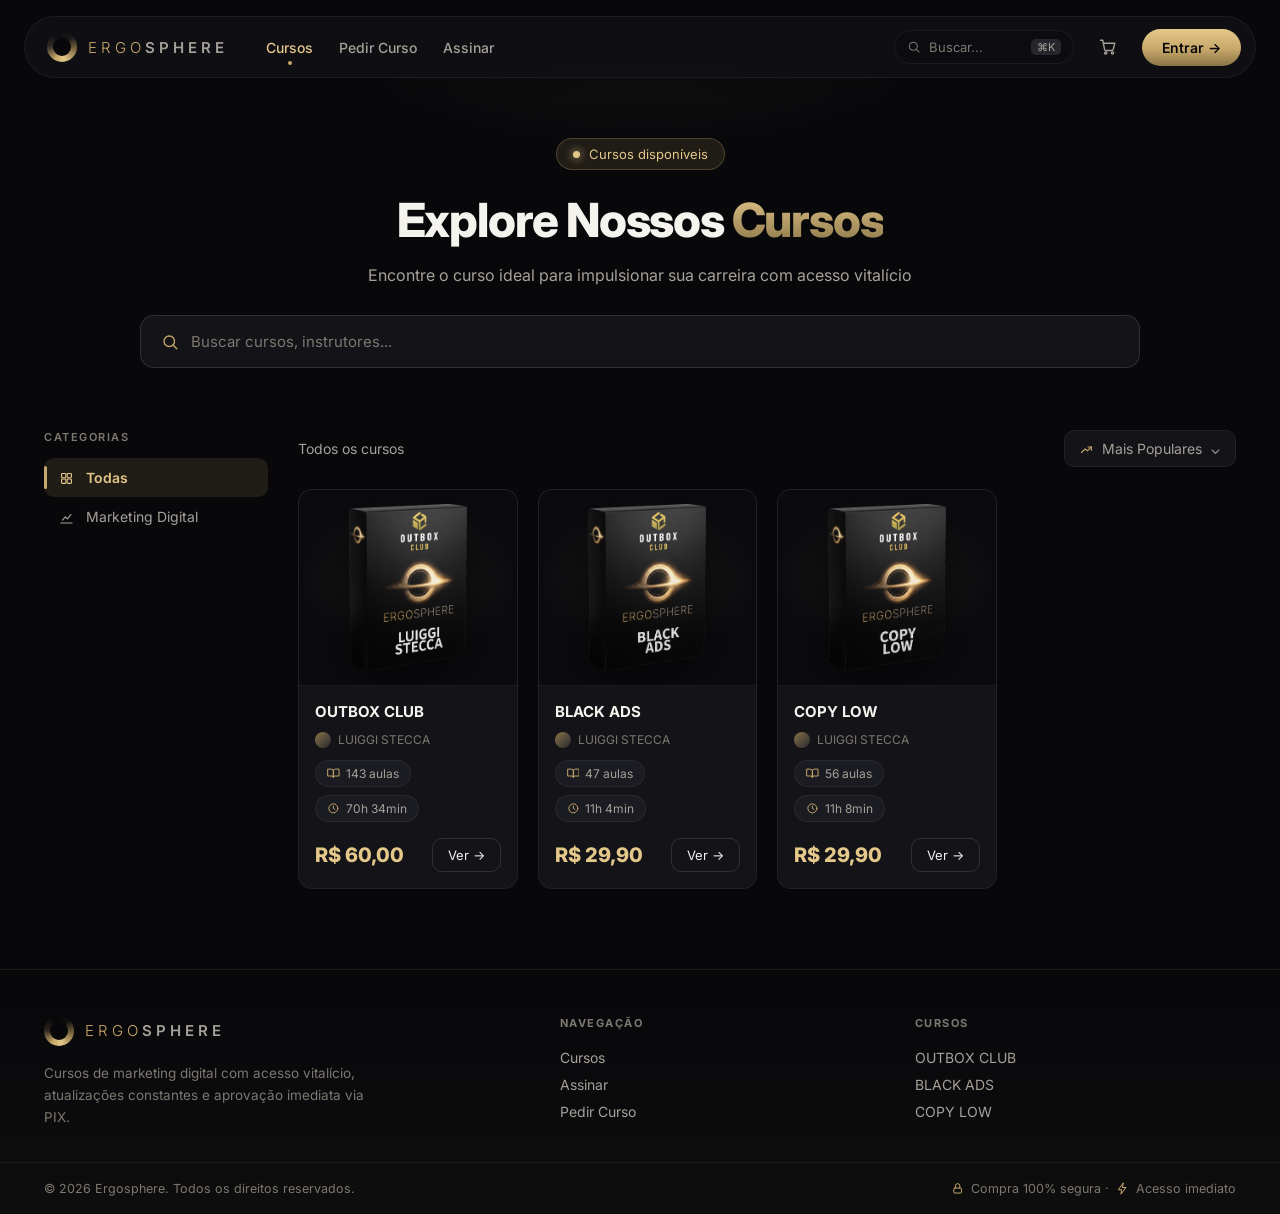
<file: index.html>
<!DOCTYPE html>
<html lang="pt-BR">
<head>
<meta charset="UTF-8">
<meta name="viewport" content="width=device-width, initial-scale=1.0">
<meta name="description" content="Cursos de marketing digital com acesso vitalício na Ergosphere. Funis de vendas, tráfego pago e copywriting com aprovação imediata via PIX.">
<meta name="theme-color" content="#08080B">
<meta property="og:title" content="Ergosphere — Cursos de Marketing Digital">
<meta property="og:description" content="Encontre o curso ideal para impulsionar sua carreira com acesso vitalício.">
<meta property="og:type" content="website">
<meta property="og:locale" content="pt_BR">
<title>Ergosphere — Cursos de Marketing Digital</title>
<link rel="icon" type="image/svg+xml" href="favicon.svg">
<link rel="preconnect" href="https://fonts.googleapis.com">
<link rel="preconnect" href="https://fonts.gstatic.com" crossorigin>
<link href="https://fonts.googleapis.com/css2?family=Inter:wght@300;400;500;600;700;800&display=swap" rel="stylesheet">
<link rel="stylesheet" href="styles.css">
<style>
  /* busca do hero */
  .search-big{
    max-width:1000px;margin:28px auto 0;
    display:flex;align-items:center;gap:12px;
    background:var(--plate);border:1px solid var(--hair-strong);
    border-radius:var(--radius-lg);padding:16px 20px;color:var(--muted);font-size:15px;
    transition:border-color .2s;
  }
  .search-big:hover,.search-big:focus-within{border-color:var(--gold-border)}
  .search-big .ic{color:var(--gold);font-size:17px}
  .search-big input{
    flex:1;background:none;border:none;outline:none;
    color:var(--text);font:inherit;min-width:0;
  }
  .search-big input::placeholder{color:var(--muted)}
  .search-big input::-webkit-search-cancel-button{-webkit-appearance:none}

  /* LAYOUT */
  .layout{max-width:1240px;margin:36px auto 70px;padding:0 24px;display:grid;grid-template-columns:224px 1fr;gap:30px}

  /* SIDEBAR */
  .side-title{font-size:11px;letter-spacing:1.5px;color:var(--muted);margin-bottom:14px;font-weight:600}
  .cat{
    display:flex;align-items:center;gap:11px;width:100%;text-align:left;
    padding:11px 14px;border-radius:var(--radius);font-size:14px;color:var(--text-2);
    cursor:pointer;transition:background .15s,color .15s;position:relative;
  }
  .cat:hover{background:var(--plate);color:var(--text)}
  .cat.active{background:var(--gold-wash);color:var(--gold-bright);font-weight:600}
  .cat.active::before{content:"";position:absolute;left:0;top:8px;bottom:8px;width:3px;border-radius:3px;background:var(--gold)}
  .cat .ico{width:17px;display:inline-flex;justify-content:center}

  /* MAIN */
  .main-head{display:flex;align-items:center;justify-content:space-between;margin-bottom:22px;gap:14px}
  .main-head .showing{color:var(--text-2);font-size:14px}
  .sortbox{position:relative}
  .sort{
    display:flex;align-items:center;gap:8px;
    background:var(--plate);border:1px solid var(--hair);border-radius:var(--radius);
    padding:9px 14px;font-size:14px;color:var(--text-2);cursor:pointer;
    transition:border-color .2s,color .2s;
  }
  .sort:hover{border-color:var(--gold-border);color:var(--text)}
  .sort .ic{color:var(--gold)}
  .sort .cv{transition:transform .22s var(--ease);display:inline-block}
  .sortbox.open .sort .cv{transform:rotate(180deg)}
  .sort-menu{
    position:absolute;right:0;top:calc(100% + 8px);z-index:40;min-width:190px;
    background:var(--plate);border:1px solid var(--hair-strong);border-radius:var(--radius-lg);
    box-shadow:var(--shadow-pop);overflow:hidden;
    opacity:0;visibility:hidden;translate:0 -6px;
    transition:opacity .2s var(--ease),translate .2s var(--ease),visibility .2s;
  }
  .sortbox.open .sort-menu{opacity:1;visibility:visible;translate:0 0}
  .sort-menu button{
    display:block;width:100%;text-align:left;
    padding:11px 16px;font-size:14px;color:var(--text-2);
    transition:background .15s,color .15s;
  }
  .sort-menu button:hover{background:var(--plate-2);color:var(--text)}
  .sort-menu button.on{color:var(--gold-bright);background:var(--gold-wash)}

  .grid{display:grid;grid-template-columns:repeat(4,1fr);gap:20px}

  /* estado vazio da busca */
  .empty{grid-column:1/-1;text-align:center;padding:70px 0}
  .empty .ring{width:52px;height:52px;margin:0 auto 22px;opacity:.75}
  .empty .ring::after{inset:9px;background:var(--void)}
  .empty p{color:var(--text-2);font-size:16px;font-weight:600}
  .empty small{display:block;color:var(--muted);font-size:13.5px;margin-top:6px}
  .empty button{
    margin-top:20px;display:inline-flex;
    border:1px solid var(--hair-strong);border-radius:999px;
    padding:9px 20px;font-size:13px;color:var(--text);
    transition:background .2s,border-color .2s;
  }
  .empty button:hover{background:var(--gold-wash);border-color:var(--gold-border);color:var(--gold-bright)}

  @media(max-width:1080px){
    .grid{grid-template-columns:repeat(2,1fr)}
    .layout{grid-template-columns:186px 1fr}
  }
  @media(max-width:680px){
    .layout{grid-template-columns:1fr;margin-top:26px;gap:20px}
    .side{display:flex;overflow-x:auto;gap:8px;padding-bottom:4px;scrollbar-width:none}
    .side::-webkit-scrollbar{display:none}
    .side-title{display:none}
    .cat{flex:none;width:auto;border:1px solid var(--hair);border-radius:999px;padding:9px 16px;background:var(--plate)}
    .cat.active{border-color:var(--gold-border)}
    .cat.active::before{display:none}
    .grid{grid-template-columns:repeat(2,1fr);gap:14px}
    .hero{padding-top:30px}
  }
  @media(max-width:680px){
    .search-big{padding:14px 16px;font-size:14px}
    .layout{padding:0 16px}
  }
  /* celular: card vira linha horizontal — menos rolagem, capa continua em destaque */
  @media(max-width:480px){
    .grid{grid-template-columns:1fr;gap:12px}
    .card{flex-direction:row}
    .card .thumb{
      width:116px;flex:none;aspect-ratio:auto;
      border-bottom:none;border-right:1px solid var(--hair);
    }
    .card .thumb img{padding:10px}
    .card-body{padding:14px}
    .card-title{font-size:14px}
    .instructor{margin-top:6px}
    .pills{margin-top:8px;gap:6px}
    .pills .pill{font-size:11px;padding:4px 9px}
    .card-foot{padding-top:12px}
    .price{font-size:17px}
    .btn-ver{padding:6px 12px;font-size:12px}
    .main-head{flex-wrap:wrap;gap:10px}
    .main-head .showing{font-size:13px}
  }
</style>
</head>
<body>

<div class="nav-wrap">
  <nav class="nav">
    <a href="index.html" class="brand">
      <span class="ring"></span>
      <span class="wordmark">Ergo<b>sphere</b></span>
    </a>
    <div class="nav-links">
      <a href="index.html">Cursos</a>
      <a href="#">Pedir Curso</a>
      <a href="assinar/">Assinar</a>
    </div>
    <div class="nav-right">
      <div class="search-mini"><span class="ic" data-ic="search"></span> Buscar... <span class="kbd">⌘K</span></div>
      <a href="#" class="cart" aria-label="Carrinho"><span class="ic" data-ic="cart"></span></a>
      <a href="#" class="btn-gold">Entrar →</a>
    </div>
  </nav>
</div>

<section class="hero">
  <div class="badge"><span class="dot"></span> Cursos disponíveis</div>
  <h1>Explore Nossos <span class="accent">Cursos</span></h1>
  <p>Encontre o curso ideal para impulsionar sua carreira com acesso vitalício</p>
  <form class="search-big" id="buscar" role="search" onsubmit="return false">
    <span class="ic" data-ic="search"></span>
    <input id="busca" type="search" placeholder="Buscar cursos, instrutores..." autocomplete="off" aria-label="Buscar cursos">
  </form>
</section>

<div class="layout">
  <aside class="side" aria-label="Categorias">
    <div class="side-title">CATEGORIAS</div>
    <button class="cat active" data-cat="all"><span class="ico ic" data-ic="grid"></span> Todas</button>
    <button class="cat" data-cat="marketing"><span class="ico ic" data-ic="chart"></span> Marketing Digital</button>
  </aside>

  <main>
    <div class="main-head">
      <div class="showing">Todos os cursos</div>
      <div class="sortbox">
        <button class="sort" aria-haspopup="listbox" aria-expanded="false">
          <span class="ic" data-ic="trend"></span> <span id="sortLbl">Mais Populares</span> <span class="cv">⌄</span>
        </button>
        <div class="sort-menu" role="listbox">
          <button data-s="pop" class="on" role="option" aria-selected="true">Mais Populares</button>
          <button data-s="precoAsc" role="option" aria-selected="false">Menor preço</button>
          <button data-s="precoDesc" role="option" aria-selected="false">Maior preço</button>
          <button data-s="az" role="option" aria-selected="false">Nome (A–Z)</button>
        </div>
      </div>
    </div>
    <div class="grid" id="grid"></div>
  </main>
</div>

<script src="catalog.js"></script>
<script src="site.js"></script>
<script>
  const grid = document.getElementById("grid");
  const showing = document.querySelector(".showing");
  const estado = { q: "", cat: "all", sort: "pop" };

  const norm = s => s.toLowerCase().normalize("NFD").replace(/[\u0300-\u036f]/g, "");

  const cardTpl = c => `
    <a class="card" href="curso/${c.slug}/">
      <div class="thumb">
        <img src="curso/${c.slug}/capa.png" alt="${c.t} — ${c.i}" loading="lazy" decoding="async">
      </div>
      <div class="card-body">
        <div class="card-title">${c.t}</div>
        <div class="instructor"><span class="av"></span> ${c.i}</div>
        <div class="pills">
          <span class="pill"><span class="ic" data-ic="book"></span> ${c.aulas} aulas</span>
          <span class="pill"><span class="ic" data-ic="clock"></span> ${c.dur}</span>
        </div>
        <div class="card-foot">
          <span class="price">${brl(c.preco)}</span>
          <span class="btn-ver">Ver →</span>
        </div>
      </div>
    </a>`;

  const emptyTpl = `
    <div class="empty">
      <span class="ring"></span>
      <p>Nenhum curso encontrado</p>
      <small>Tente outra busca ou explore todas as categorias.</small>
      <button id="limpar">Limpar busca</button>
    </div>`;

  function render() {
    let lista = CATALOGO_ORDEM.map(slug => ({ slug, ...CATALOGO[slug] }));
    if (estado.cat !== "all") lista = lista.filter(c => c.cat === estado.cat);
    if (estado.q) {
      const q = norm(estado.q);
      lista = lista.filter(c => norm(c.t + " " + c.i).includes(q));
    }
    if (estado.sort === "precoAsc") lista.sort((a, b) => a.preco - b.preco);
    if (estado.sort === "precoDesc") lista.sort((a, b) => b.preco - a.preco);
    if (estado.sort === "az") lista.sort((a, b) => a.t.localeCompare(b.t));

    const filtrado = estado.q || estado.cat !== "all";
    showing.textContent = !filtrado ? "Todos os cursos"
      : lista.length === 1 ? "1 curso encontrado"
      : `${lista.length} cursos encontrados`;

    grid.innerHTML = lista.length ? lista.map(cardTpl).join("") : emptyTpl;
    applyIcons(grid);
    const limpar = document.getElementById("limpar");
    if (limpar) limpar.addEventListener("click", () => {
      estado.q = ""; estado.cat = "all";
      document.getElementById("busca").value = "";
      document.querySelectorAll(".cat").forEach(c => c.classList.toggle("active", c.dataset.cat === "all"));
      render();
    });
  }

  // busca
  document.getElementById("busca").addEventListener("input", e => {
    estado.q = e.target.value.trim();
    render();
  });

  // categorias
  document.querySelectorAll(".cat").forEach(btn => {
    btn.addEventListener("click", () => {
      document.querySelectorAll(".cat").forEach(c => c.classList.remove("active"));
      btn.classList.add("active");
      estado.cat = btn.dataset.cat;
      render();
    });
  });

  // ordenação
  const sortbox = document.querySelector(".sortbox");
  const sortBtn = sortbox.querySelector(".sort");
  sortBtn.addEventListener("click", e => {
    e.stopPropagation();
    const open = sortbox.classList.toggle("open");
    sortBtn.setAttribute("aria-expanded", open);
  });
  document.addEventListener("click", () => {
    sortbox.classList.remove("open");
    sortBtn.setAttribute("aria-expanded", "false");
  });
  document.querySelectorAll(".sort-menu button").forEach(b => {
    b.addEventListener("click", () => {
      estado.sort = b.dataset.s;
      document.getElementById("sortLbl").textContent = b.textContent;
      document.querySelectorAll(".sort-menu button").forEach(x => {
        x.classList.toggle("on", x === b);
        x.setAttribute("aria-selected", x === b);
      });
      render();
    });
  });

  render();

  // #buscar na URL (vindo do ⌘K de outra página) foca a busca
  if (location.hash === "#buscar") document.getElementById("busca").focus();
</script>

</body>
</html>
</file>
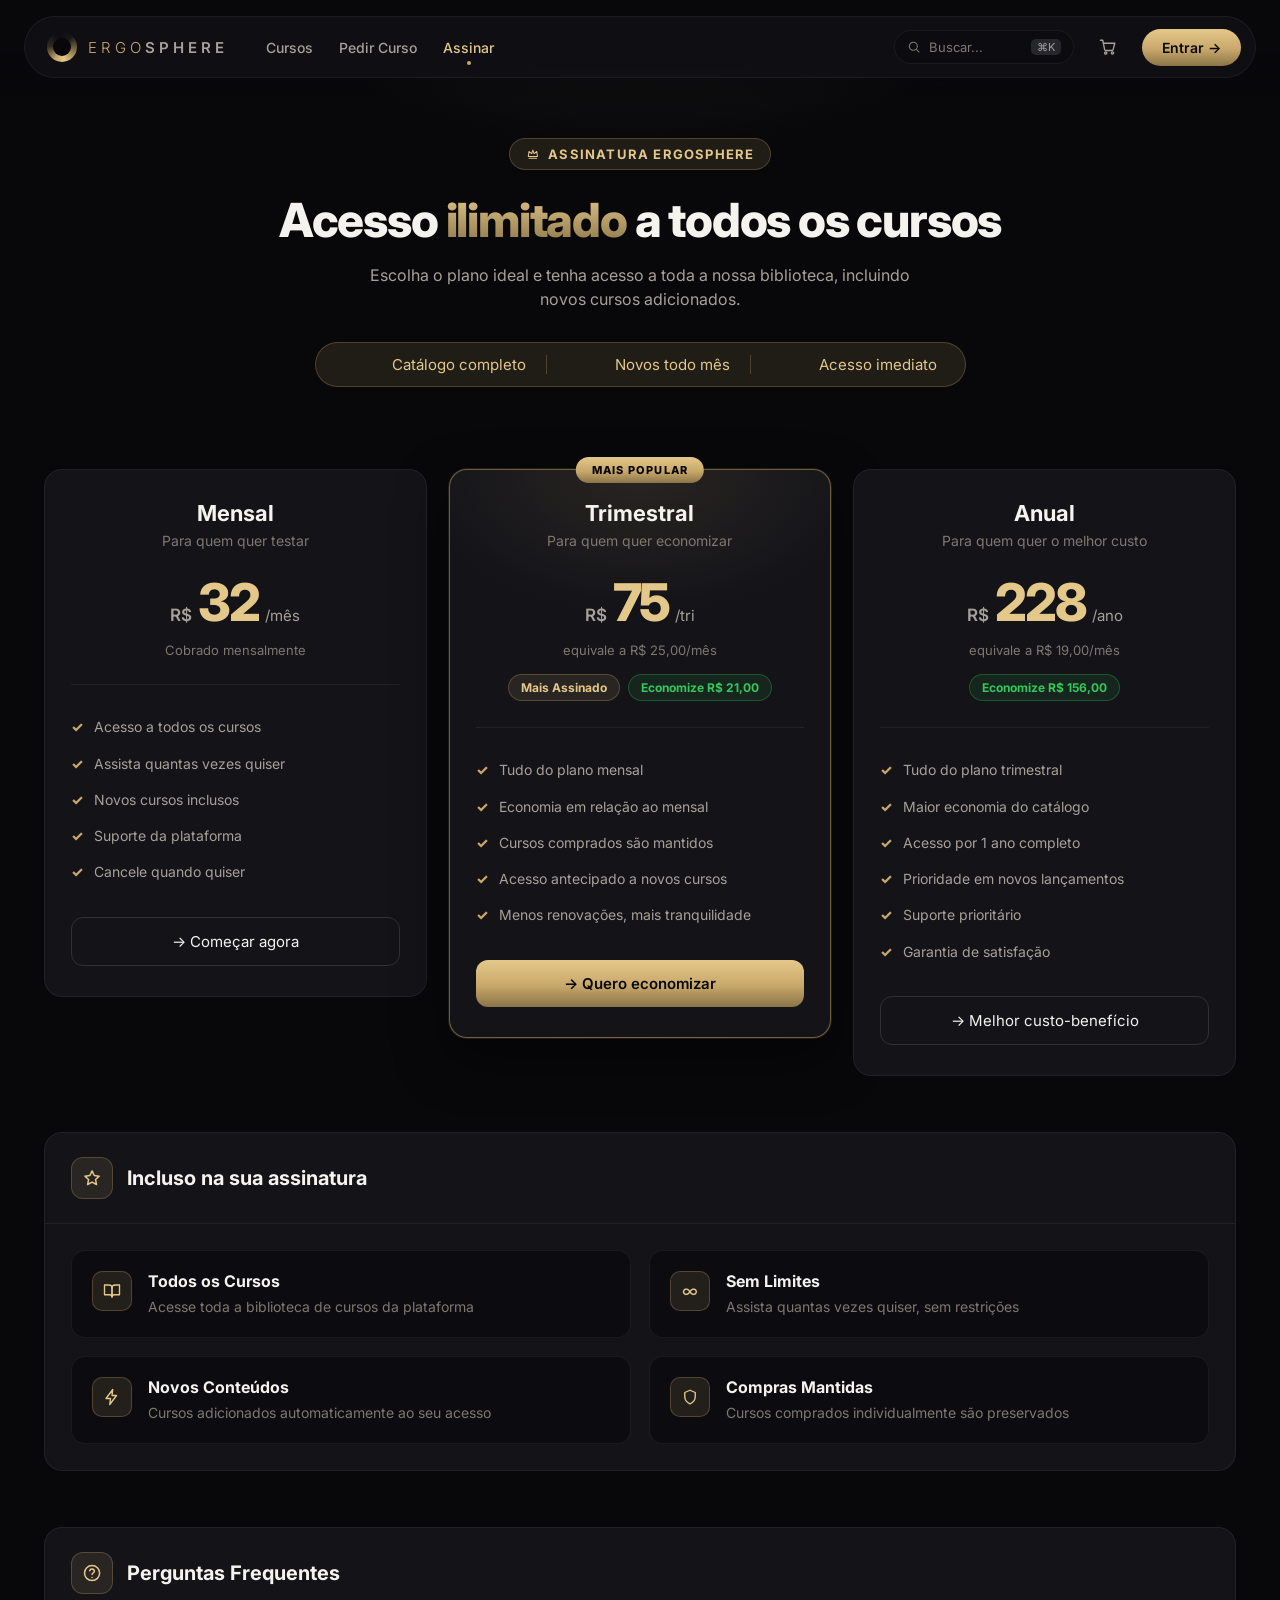
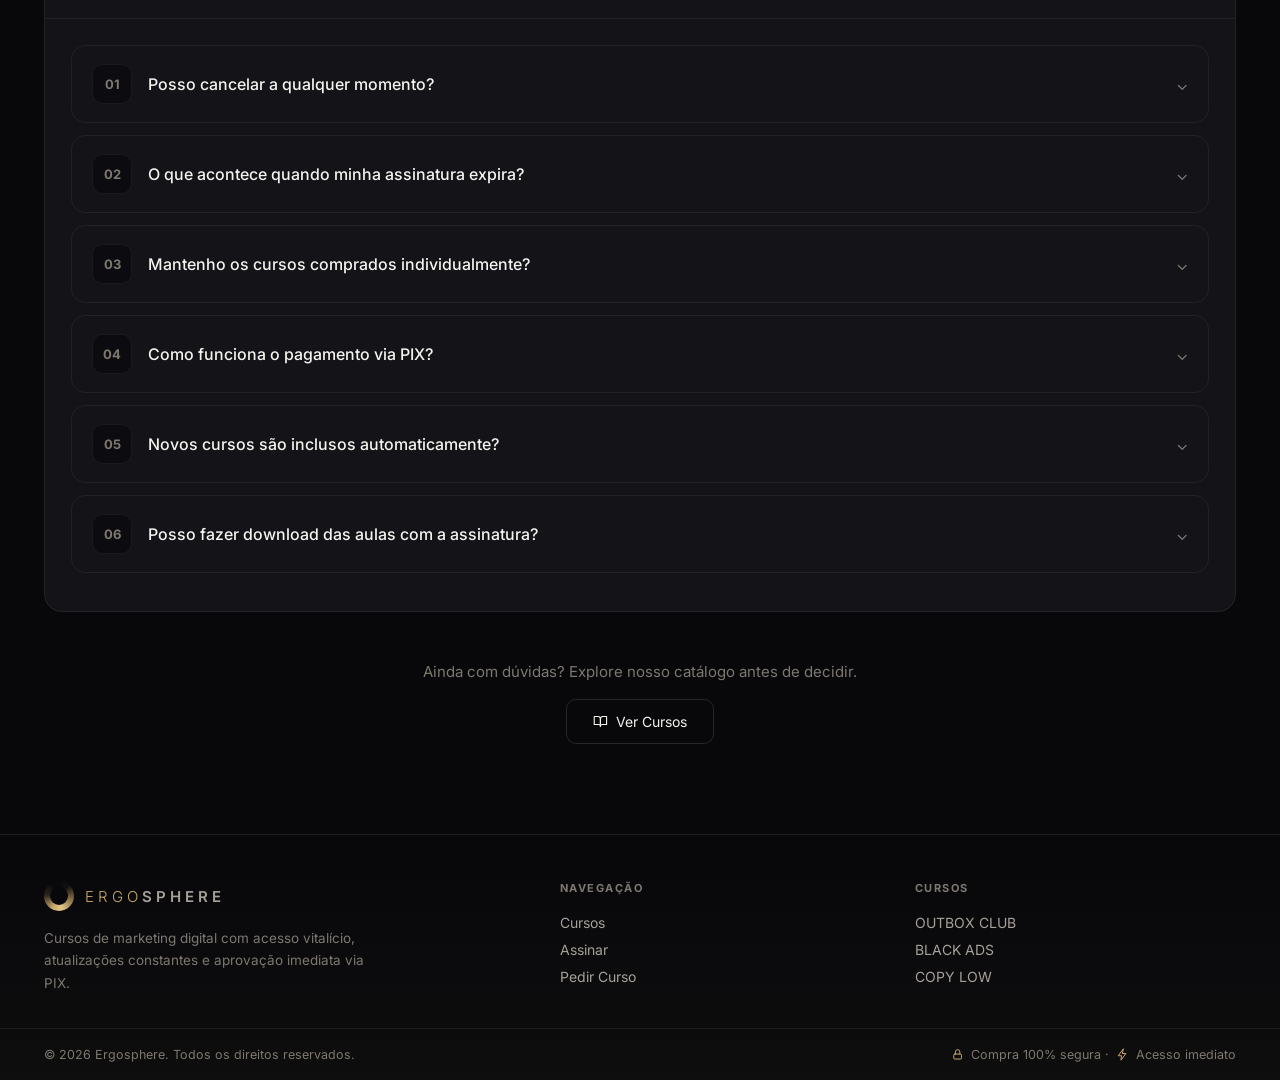
<file: assinar/index.html>
<!DOCTYPE html>
<html lang="pt-BR">
<head>
<meta charset="UTF-8">
<meta name="viewport" content="width=device-width, initial-scale=1.0">
<meta name="description" content="Assinatura Ergosphere: acesso ilimitado a todos os cursos de marketing digital a partir de R$ 19,00/mês. Novos cursos todo mês.">
<meta name="theme-color" content="#08080B">
<meta property="og:title" content="Assinatura — Ergosphere">
<meta property="og:description" content="Acesso ilimitado a todos os cursos a partir de R$ 19,00/mês.">
<meta property="og:type" content="website">
<meta property="og:locale" content="pt_BR">
<title>Assinatura — Ergosphere</title>
<link rel="icon" type="image/svg+xml" href="../favicon.svg">
<link rel="preconnect" href="https://fonts.googleapis.com">
<link rel="preconnect" href="https://fonts.gstatic.com" crossorigin>
<link href="https://fonts.googleapis.com/css2?family=Inter:wght@300;400;500;600;700;800&display=swap" rel="stylesheet">
<link rel="stylesheet" href="../styles.css">
<style>
  .page{max-width:1240px;margin:0 auto 90px;padding:0 24px}
  .page .panel{margin:56px 0 0}

  .facts{
    display:inline-flex;align-items:center;gap:0;margin-top:30px;
    background:var(--gold-wash);border:1px solid var(--gold-border);
    border-radius:999px;padding:12px 8px;
  }
  .facts span{display:flex;align-items:center;gap:8px;padding:0 20px;font-size:15px;color:var(--gold-bright)}
  .facts span + span{border-left:1px solid var(--gold-border)}

  /* planos */
  .plans{display:grid;grid-template-columns:repeat(3,1fr);gap:22px;margin-top:56px;align-items:start}
  .plan{
    background:var(--plate);border:1px solid var(--hair);
    border-radius:var(--radius-xl);padding:30px 26px;position:relative;
    display:flex;flex-direction:column;
    transition:transform .25s var(--ease),border-color .25s,box-shadow .3s var(--ease);
  }
  .plan:hover{transform:translateY(-4px);border-color:var(--gold-border);box-shadow:0 18px 40px rgba(0,0,0,.4)}
  .plan.pop{
    border-color:var(--gold-border-strong);
    background:
      radial-gradient(320px 200px at 50% 0, var(--gold-wash), transparent 72%),
      var(--plate);
    box-shadow:0 0 0 1px var(--gold-wash), var(--shadow-pop);
  }
  .plan.pop:hover{transform:translateY(-4px);box-shadow:0 0 0 1px var(--gold-border), var(--shadow-pop)}
  .tag-pop{
    position:absolute;top:-13px;left:50%;transform:translateX(-50%);
    background:linear-gradient(var(--gold-bright),var(--gold) 55%,var(--gold-dim));
    color:var(--void);font-size:11px;font-weight:800;letter-spacing:1.2px;
    padding:6px 16px;border-radius:999px;white-space:nowrap;
  }
  .plan h2{font-size:22px;font-weight:700;text-align:center}
  .plan .who{color:var(--muted);font-size:14px;text-align:center;margin-top:6px}

  .val{display:flex;align-items:baseline;justify-content:center;gap:6px;margin-top:22px}
  .val .cur{color:var(--text-2);font-size:17px;font-weight:600}
  .val .n{font-size:52px;font-weight:800;letter-spacing:-2px;color:var(--gold-bright)}
  .val .per{color:var(--text-2);font-size:15px}
  .plan .equiv{text-align:center;color:var(--muted);font-size:13px;margin-top:8px}

  .marks{display:flex;justify-content:center;gap:8px;flex-wrap:wrap;margin-top:16px}
  .mark{
    font-size:12px;font-weight:700;border-radius:999px;padding:5px 12px;
    background:var(--gold-wash);border:1px solid var(--gold-border);color:var(--gold-bright);
  }
  .mark.save{
    background:var(--good-wash);border-color:var(--good-border);color:var(--good-text);
  }

  .feats{list-style:none;margin:26px 0 0;padding-top:24px;border-top:1px solid var(--hair);flex:1}
  .feats li{display:flex;align-items:flex-start;gap:11px;font-size:14px;color:var(--text-2);padding:8px 0;line-height:1.45}
  .feats .ck{color:var(--gold);font-weight:800;flex:none}

  .plan .btn-gold,.plan .btn-ghost{width:100%;margin-top:26px;padding:14px;border-radius:12px;font-size:15px}

  /* incluso */
  .incl-grid{display:grid;grid-template-columns:1fr 1fr;gap:18px;padding:26px}
  .incl-card{
    display:flex;gap:16px;align-items:flex-start;
    background:var(--plate-inset);border:1px solid var(--hair);
    border-radius:var(--radius-lg);padding:20px;
    transition:border-color .2s;
  }
  .incl-card:hover{border-color:var(--gold-border)}
  .incl-card .i{
    width:40px;height:40px;border-radius:var(--radius);flex:none;color:var(--gold-bright);
    background:var(--gold-wash);border:1px solid var(--gold-border);
    display:flex;align-items:center;justify-content:center;font-size:17px;
  }
  .incl-card .t{font-size:16px;font-weight:700}
  .incl-card .d{color:var(--muted);font-size:14px;margin-top:5px;line-height:1.5}

  .panel-head{display:flex;align-items:center;gap:14px;padding:24px 26px;border-bottom:1px solid var(--hair)}
  .panel-head h2{font-size:20px;font-weight:700}

  /* fecho */
  .closing{text-align:center;margin-top:50px}
  .closing p{color:var(--muted);font-size:15px}
  .closing .btn-ghost{display:inline-flex;margin-top:18px;padding:13px 26px}

  @media(max-width:960px){
    .plans{grid-template-columns:1fr;margin-top:44px}
    .plan.pop{order:-1}
    .incl-grid{grid-template-columns:1fr}
    .facts{flex-direction:column;border-radius:var(--radius-xl);gap:10px;padding:14px 8px}
    .facts span + span{border-left:none;border-top:1px solid var(--gold-border);padding-top:10px}
  }
  @media(max-width:680px){
    .page{padding:0 16px}
    .page .panel{margin-top:38px}
    .plans{gap:18px}
    .plan{padding:26px 20px}
    .val .n{font-size:44px}
    .panel-head{padding:20px}
    .incl-grid{padding:20px;gap:14px}
    .incl-card{padding:16px;gap:13px}
  }
</style>
</head>
<body>

<div class="nav-wrap">
  <nav class="nav">
    <a href="../index.html" class="brand">
      <span class="ring"></span>
      <span class="wordmark">Ergo<b>sphere</b></span>
    </a>
    <div class="nav-links">
      <a href="../index.html">Cursos</a>
      <a href="#">Pedir Curso</a>
      <a href="./">Assinar</a>
    </div>
    <div class="nav-right">
      <div class="search-mini"><span class="ic" data-ic="search"></span> Buscar... <span class="kbd">⌘K</span></div>
      <a href="#" class="cart" aria-label="Carrinho"><span class="ic" data-ic="cart"></span></a>
      <a href="#" class="btn-gold">Entrar →</a>
    </div>
  </nav>
</div>

<div class="page">

  <section class="hero">
    <div class="badge caps"><span class="ic" data-ic="crown"></span> ASSINATURA ERGOSPHERE</div>
    <h1>Acesso <span class="accent">ilimitado</span> a todos os cursos</h1>
    <p>Escolha o plano ideal e tenha acesso a toda a nossa biblioteca, incluindo novos cursos adicionados.</p>
    <div class="facts">
      <span><span class="ic" data-ic="play"></span> Catálogo completo</span>
      <span><span class="ic" data-ic="trend"></span> Novos todo mês</span>
      <span><span class="ic" data-ic="zap"></span> Acesso imediato</span>
    </div>
  </section>

  <!-- PLANOS -->
  <div class="plans">

    <!-- Mensal -->
    <div class="plan">
      <h2>Mensal</h2>
      <div class="who">Para quem quer testar</div>
      <div class="val">
        <span class="cur">R$</span><span class="n">32</span><span class="per">/mês</span>
      </div>
      <div class="equiv">Cobrado mensalmente</div>
      <ul class="feats">
        <li><span class="ck">✓</span> Acesso a todos os cursos</li>
        <li><span class="ck">✓</span> Assista quantas vezes quiser</li>
        <li><span class="ck">✓</span> Novos cursos inclusos</li>
        <li><span class="ck">✓</span> Suporte da plataforma</li>
        <li><span class="ck">✓</span> Cancele quando quiser</li>
      </ul>
      <a href="#" class="btn-ghost">→ Começar agora</a>
    </div>

    <!-- Trimestral -->
    <div class="plan pop">
      <div class="tag-pop">MAIS POPULAR</div>
      <h2>Trimestral</h2>
      <div class="who">Para quem quer economizar</div>
      <div class="val">
        <span class="cur">R$</span><span class="n">75</span><span class="per">/tri</span>
      </div>
      <div class="equiv">equivale a R$ 25,00/mês</div>
      <div class="marks">
        <span class="mark">Mais Assinado</span>
        <span class="mark save">Economize R$ 21,00</span>
      </div>
      <ul class="feats">
        <li><span class="ck">✓</span> Tudo do plano mensal</li>
        <li><span class="ck">✓</span> Economia em relação ao mensal</li>
        <li><span class="ck">✓</span> Cursos comprados são mantidos</li>
        <li><span class="ck">✓</span> Acesso antecipado a novos cursos</li>
        <li><span class="ck">✓</span> Menos renovações, mais tranquilidade</li>
      </ul>
      <a href="#" class="btn-gold shine-auto">→ Quero economizar</a>
    </div>

    <!-- Anual -->
    <div class="plan">
      <h2>Anual</h2>
      <div class="who">Para quem quer o melhor custo</div>
      <div class="val">
        <span class="cur">R$</span><span class="n">228</span><span class="per">/ano</span>
      </div>
      <div class="equiv">equivale a R$ 19,00/mês</div>
      <div class="marks">
        <span class="mark save">Economize R$ 156,00</span>
      </div>
      <ul class="feats">
        <li><span class="ck">✓</span> Tudo do plano trimestral</li>
        <li><span class="ck">✓</span> Maior economia do catálogo</li>
        <li><span class="ck">✓</span> Acesso por 1 ano completo</li>
        <li><span class="ck">✓</span> Prioridade em novos lançamentos</li>
        <li><span class="ck">✓</span> Suporte prioritário</li>
        <li><span class="ck">✓</span> Garantia de satisfação</li>
      </ul>
      <a href="#" class="btn-ghost">→ Melhor custo-benefício</a>
    </div>
  </div>

  <!-- INCLUSO -->
  <div class="panel">
    <div class="panel-head">
      <div class="sec-ico"><span class="ic" data-ic="star"></span></div>
      <h2>Incluso na sua assinatura</h2>
    </div>
    <div class="incl-grid">
      <div class="incl-card">
        <div class="i"><span class="ic" data-ic="book"></span></div>
        <div>
          <div class="t">Todos os Cursos</div>
          <div class="d">Acesse toda a biblioteca de cursos da plataforma</div>
        </div>
      </div>
      <div class="incl-card">
        <div class="i">∞</div>
        <div>
          <div class="t">Sem Limites</div>
          <div class="d">Assista quantas vezes quiser, sem restrições</div>
        </div>
      </div>
      <div class="incl-card">
        <div class="i"><span class="ic" data-ic="zap"></span></div>
        <div>
          <div class="t">Novos Conteúdos</div>
          <div class="d">Cursos adicionados automaticamente ao seu acesso</div>
        </div>
      </div>
      <div class="incl-card">
        <div class="i"><span class="ic" data-ic="shield"></span></div>
        <div>
          <div class="t">Compras Mantidas</div>
          <div class="d">Cursos comprados individualmente são preservados</div>
        </div>
      </div>
    </div>
  </div>

  <!-- FAQ -->
  <div class="panel">
    <div class="panel-head">
      <div class="sec-ico"><span class="ic" data-ic="question"></span></div>
      <h2>Perguntas Frequentes</h2>
    </div>
    <div class="panel-pad" id="faqs"></div>
  </div>

  <div class="closing">
    <p>Ainda com dúvidas? Explore nosso catálogo antes de decidir.</p>
    <a href="../index.html" class="btn-ghost"><span class="ic" data-ic="book"></span> Ver Cursos</a>
  </div>

</div>

<script src="../catalog.js"></script>
<script src="../site.js"></script>
<script>
  renderFaq([
    {
      q:"Posso cancelar a qualquer momento?",
      a:"Sim. Você pode cancelar a assinatura quando quiser, sem multa nem fidelidade. O acesso continua ativo até o fim do período já pago."
    },
    {
      q:"O que acontece quando minha assinatura expira?",
      a:"O acesso à biblioteca da assinatura é pausado. Os cursos que você comprou individualmente continuam seus, com acesso vitalício."
    },
    {
      q:"Mantenho os cursos comprados individualmente?",
      a:"Sim. Compras avulsas são permanentes e não dependem da assinatura — elas ficam preservadas mesmo que você cancele."
    },
    {
      q:"Como funciona o pagamento via PIX?",
      a:"O PIX tem aprovação imediata: assim que o pagamento é confirmado, seu acesso é liberado na hora, sem espera."
    },
    {
      q:"Novos cursos são inclusos automaticamente?",
      a:"Sim. Todo curso novo adicionado ao catálogo entra automaticamente no seu acesso, sem custo extra enquanto a assinatura estiver ativa."
    },
    {
      q:"Posso fazer download das aulas com a assinatura?",
      a:"Sim. O conteúdo fica disponível para download enquanto a sua assinatura estiver ativa."
    },
  ], document.getElementById("faqs"));
</script>

</body>
</html>
</file>
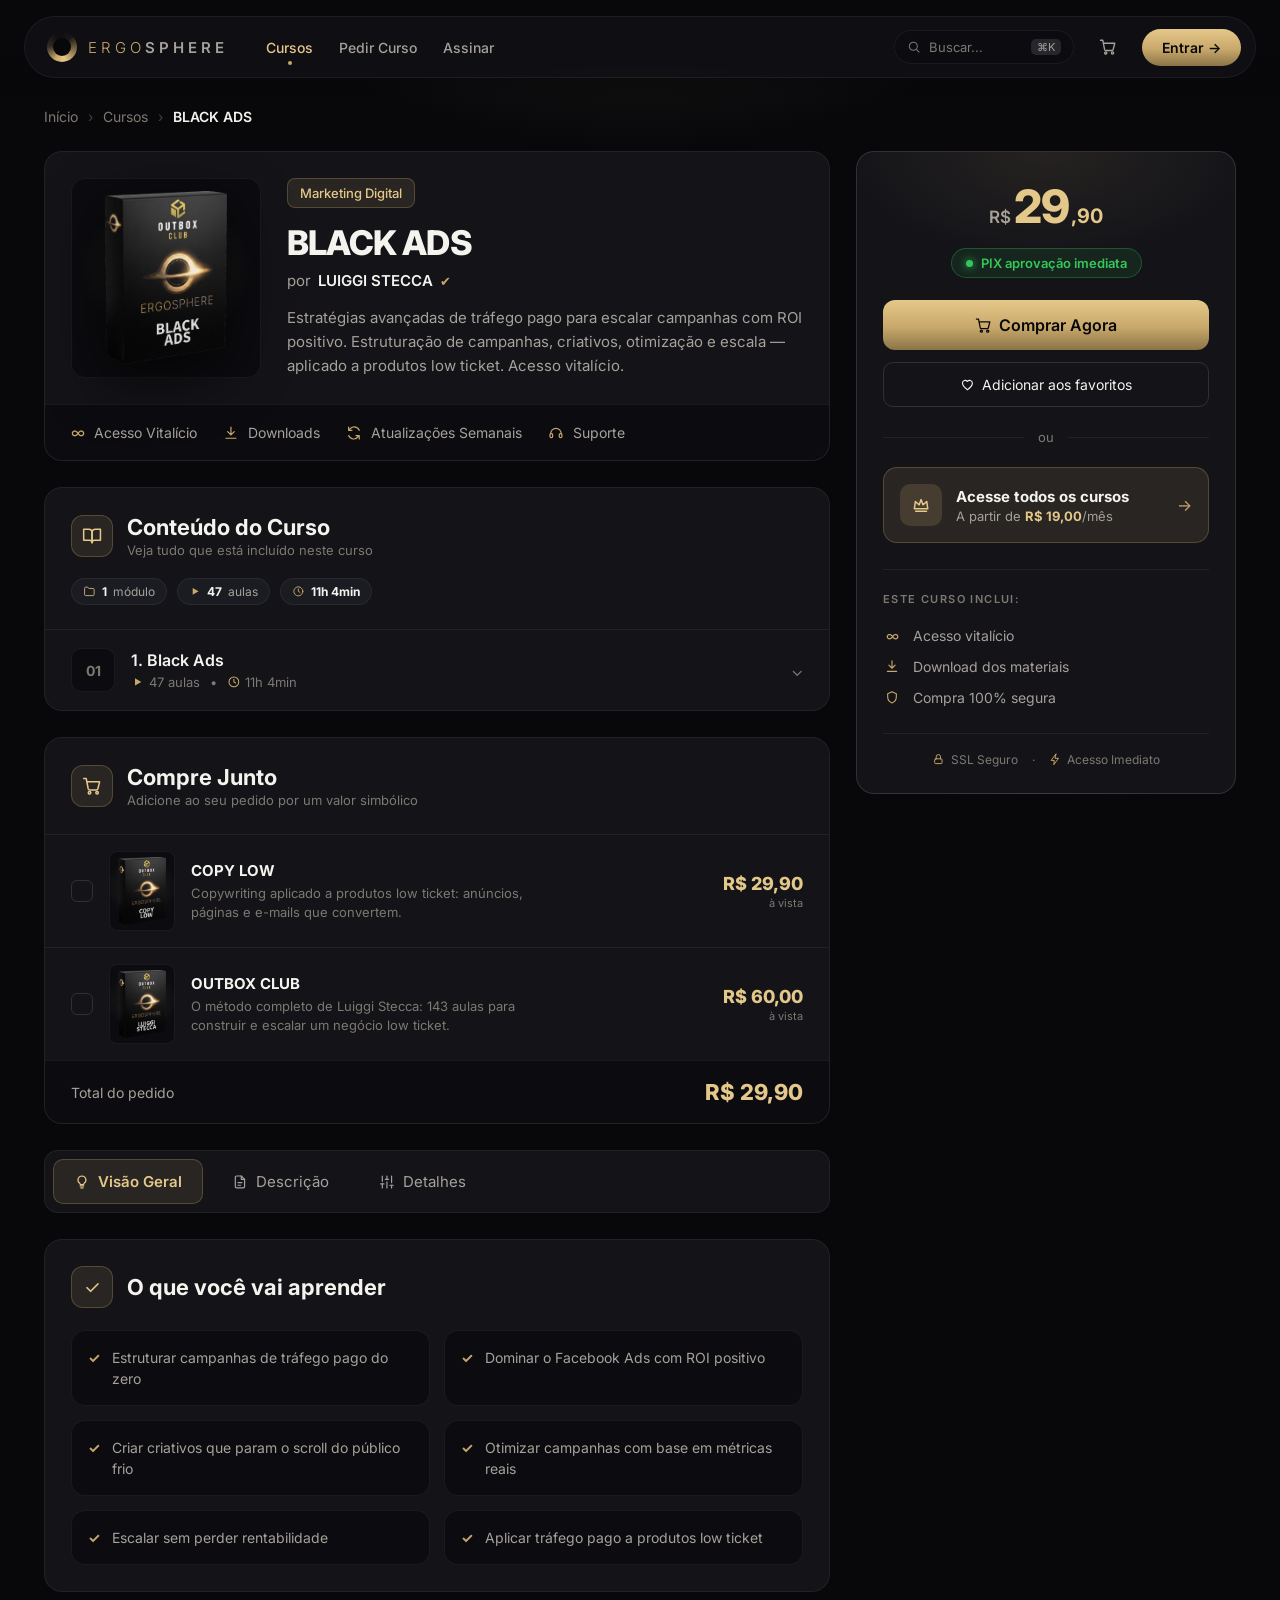
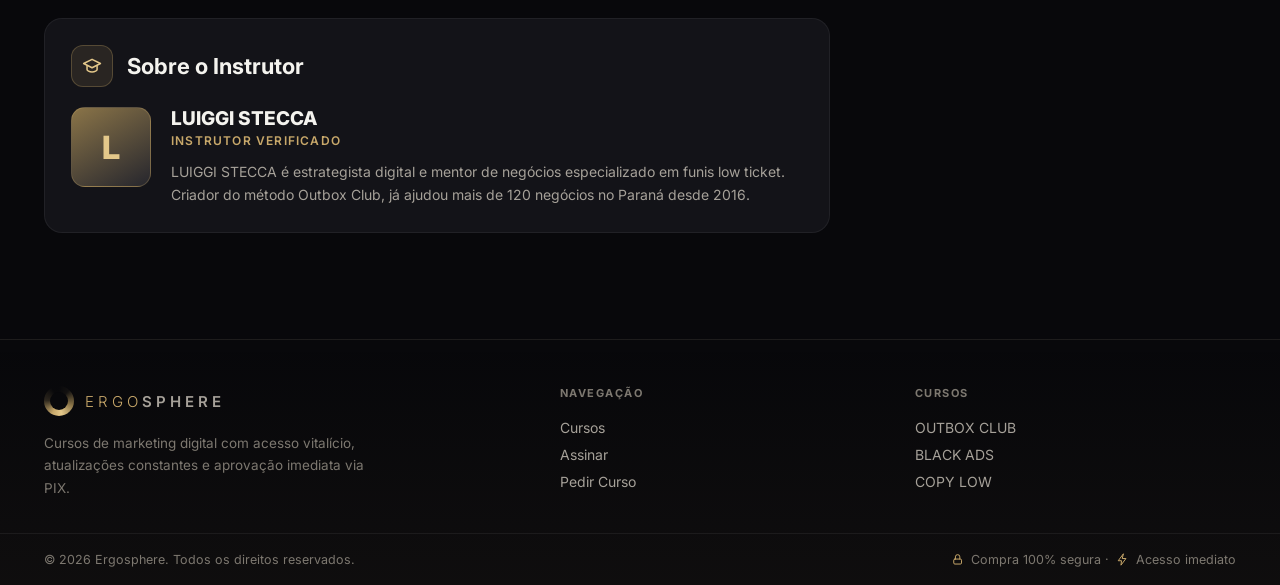
<file: curso/black-ads/index.html>
<!DOCTYPE html>
<html lang="pt-BR">
<head>
<meta charset="UTF-8">
<meta name="viewport" content="width=device-width, initial-scale=1.0">
<meta name="description" content="BLACK ADS de Luiggi Stecca na Ergosphere: estratégias avançadas de tráfego pago para escalar campanhas com ROI positivo. 47 aulas, acesso vitalício.">
<meta name="theme-color" content="#08080B">
<meta property="og:title" content="BLACK ADS — Ergosphere">
<meta property="og:description" content="Tráfego pago avançado para escalar campanhas com ROI positivo. 47 aulas com acesso vitalício.">
<meta property="og:type" content="product">
<meta property="og:locale" content="pt_BR">
<meta property="og:image" content="https://lucius-brandhuber.github.io/ergosphere-cursos/curso/black-ads/capa.png">
<meta name="twitter:card" content="summary_large_image">
<title>BLACK ADS — Ergosphere</title>
<link rel="icon" type="image/svg+xml" href="../../favicon.svg">
<link rel="preconnect" href="https://fonts.googleapis.com">
<link rel="preconnect" href="https://fonts.gstatic.com" crossorigin>
<link href="https://fonts.googleapis.com/css2?family=Inter:wght@300;400;500;600;700;800&display=swap" rel="stylesheet">
<link rel="stylesheet" href="../../styles.css">
<link rel="stylesheet" href="../curso.css">
</head>
<body>

<div class="nav-wrap">
  <nav class="nav">
    <a href="../../index.html" class="brand">
      <span class="ring"></span>
      <span class="wordmark">Ergo<b>sphere</b></span>
    </a>
    <div class="nav-links">
      <a href="../../index.html">Cursos</a>
      <a href="#">Pedir Curso</a>
      <a href="../../assinar/">Assinar</a>
    </div>
    <div class="nav-right">
      <div class="search-mini"><span class="ic" data-ic="search"></span> Buscar... <span class="kbd">⌘K</span></div>
      <a href="#" class="cart" aria-label="Carrinho"><span class="ic" data-ic="cart"></span></a>
      <a href="#" class="btn-gold">Entrar →</a>
    </div>
  </nav>
</div>

<div class="page">

  <div class="crumbs">
    <a href="../../index.html">Início</a> <span class="sep">›</span>
    <a href="../../index.html">Cursos</a> <span class="sep">›</span>
    <span class="here">BLACK ADS</span>
  </div>

  <div class="cols">
    <div>

      <!-- produto -->
      <div class="panel">
        <div class="prod">
          <div class="shot">
            <img src="capa.png" alt="BLACK ADS — Luiggi Stecca">
          </div>
          <div>
            <span class="tag">Marketing Digital</span>
            <h1>BLACK ADS</h1>
            <div class="by">por <b>LUIGGI STECCA</b> <span class="verified">✔</span></div>
            <p class="desc">
              Estratégias avançadas de tráfego pago para escalar campanhas com ROI positivo.
              Estruturação de campanhas, criativos, otimização e escala — aplicado a produtos
              low ticket. Acesso vitalício.
            </p>
          </div>
        </div>
        <div class="perks">
          <div class="perk"><span class="i">∞</span> Acesso Vitalício</div>
          <div class="perk"><span class="i ic" data-ic="download"></span> Downloads</div>
          <div class="perk"><span class="i ic" data-ic="refresh"></span> Atualizações Semanais</div>
          <div class="perk"><span class="i ic" data-ic="support"></span> Suporte</div>
        </div>
      </div>

      <!-- conteúdo -->
      <div class="panel">
        <div class="panel-pad tight">
          <div class="sec-head">
            <div class="sec-ico"><span class="ic" data-ic="book"></span></div>
            <div>
              <h2>Conteúdo do Curso</h2>
              <div class="sub">Veja tudo que está incluído neste curso</div>
            </div>
          </div>
          <div class="stats" id="stats"></div>
        </div>
        <div id="mods"></div>
      </div>

      <!-- COMPRE JUNTO -->
      <div class="panel">
        <div class="panel-pad tight">
          <div class="sec-head">
            <div class="sec-ico"><span class="ic" data-ic="cart"></span></div>
            <div>
              <h2>Compre Junto</h2>
              <div class="sub">Adicione ao seu pedido por um valor simbólico</div>
            </div>
          </div>
        </div>
        <div id="bumps"></div>
        <div class="bump-total">
          <span class="lbl">Total do pedido</span>
          <span class="val" id="total">R$ 29,90</span>
        </div>
      </div>

      <!-- abas -->
      <div class="tabs">
        <div class="tab active" data-tab="visao"><span class="ic" data-ic="bulb"></span> Visão Geral</div>
        <div class="tab" data-tab="desc"><span class="ic" data-ic="doc"></span> Descrição</div>
        <div class="tab" data-tab="det"><span class="ic" data-ic="sliders"></span> Detalhes</div>
      </div>

      <div class="tabpane active" id="visao">
        <div class="panel panel-pad">
          <div class="sec-head">
            <div class="sec-ico">✓</div>
            <div><h2>O que você vai aprender</h2></div>
          </div>
          <div class="learn">
            <div><span class="ck">✓</span> Estruturar campanhas de tráfego pago do zero</div>
            <div><span class="ck">✓</span> Dominar o Facebook Ads com ROI positivo</div>
            <div><span class="ck">✓</span> Criar criativos que param o scroll do público frio</div>
            <div><span class="ck">✓</span> Otimizar campanhas com base em métricas reais</div>
            <div><span class="ck">✓</span> Escalar sem perder rentabilidade</div>
            <div><span class="ck">✓</span> Aplicar tráfego pago a produtos low ticket</div>
          </div>
        </div>

        <div class="panel panel-pad">
          <div class="sec-head">
            <div class="sec-ico"><span class="ic" data-ic="grad"></span></div>
            <div><h2>Sobre o Instrutor</h2></div>
          </div>
          <div class="teacher">
            <div class="ava">L</div>
            <div>
              <h3>LUIGGI STECCA</h3>
              <div class="role">INSTRUTOR VERIFICADO</div>
              <p>
                LUIGGI STECCA é estrategista digital e mentor de negócios especializado em funis
                low ticket. Criador do método Outbox Club, já ajudou mais de 120 negócios no
                Paraná desde 2016.
              </p>
            </div>
          </div>
        </div>
      </div>

      <div class="tabpane" id="desc">
        <div class="panel panel-pad">
          <div class="sec-head">
            <div class="sec-ico"><span class="ic" data-ic="doc"></span></div>
            <div><h2>Descrição</h2></div>
          </div>
          <div class="prose">
            <p>
              <b style="color:var(--text)">BLACK ADS — Luiggi Stecca | Curso na Ergosphere.</b>
              O BLACK ADS é o treinamento de tráfego pago do método Outbox Club, focado em levar
              público frio até funis de produtos low ticket com ROI positivo. São 47 aulas cobrindo
              estruturação de campanhas, criativos, otimização por métricas e escala.
            </p>
            <p>
              Disponível na plataforma Ergosphere com acesso imediato via Google Drive, acesso
              vitalício e atualizações semanais.
            </p>
          </div>
        </div>
      </div>

      <div class="tabpane" id="det">
        <div class="panel panel-pad">
          <div class="sec-head">
            <div class="sec-ico"><span class="ic" data-ic="question"></span></div>
            <div><h2>Perguntas Frequentes</h2></div>
          </div>
          <div id="faqs" class="faq-list"></div>
        </div>
      </div>

    </div>

    <!-- caixa de compra -->
    <aside>
      <div class="buy">
        <div class="amount">
          <span class="cur">R$</span><span class="int">29</span><span class="cents">,90</span>
        </div>
        <div class="pix"><span class="d"></span> PIX aprovação imediata</div>

        <a href="#" class="btn-gold shine-auto"><span class="ic" data-ic="cart"></span> Comprar Agora</a>
        <a href="#" class="btn-ghost"><span class="ic" data-ic="heart"></span> Adicionar aos favoritos</a>

        <div class="or">ou</div>

        <a href="../../assinar/" class="sub-cta">
          <span class="crown"><span class="ic" data-ic="crown"></span></span>
          <span>
            <div class="t">Acesse todos os cursos</div>
            <div class="s">A partir de <b>R$ 19,00</b>/mês</div>
          </span>
          <span class="go">→</span>
        </a>

        <div class="incl-title">ESTE CURSO INCLUI:</div>
        <div class="incl"><span class="i">∞</span> Acesso vitalício</div>
        <div class="incl"><span class="i ic" data-ic="download"></span> Download dos materiais</div>
        <div class="incl"><span class="i ic" data-ic="shield"></span> Compra 100% segura</div>

        <div class="trust">
          <span><span class="ic" data-ic="lock"></span> SSL Seguro</span> <span>·</span>
          <span><span class="ic" data-ic="zap"></span> Acesso Imediato</span>
        </div>
      </div>
    </aside>
  </div>
</div>

<script src="../../catalog.js"></script>
<script src="../../site.js"></script>
<script>
  const SLUG = "black-ads";

  const modulos = [
    {n:"Black Ads", aulas:"47 aulas", dur:"11h 4min"},
  ];

  const bumps = [
    {
      slug:"copy-low",
      d:"Copywriting aplicado a produtos low ticket: anúncios, páginas e e-mails que convertem.",
    },
    {
      slug:"outbox-club",
      d:"O método completo de Luiggi Stecca: 143 aulas para construir e escalar um negócio low ticket.",
    },
  ];

  const faqs = [
    {
      q:"O que vou aprender no curso BLACK ADS?",
      a:"Você aprenderá a estruturar, otimizar e escalar campanhas de tráfego pago com ROI positivo, aplicadas a funis de produtos low ticket."
    },
    {
      q:"Quem é LUIGGI STECCA?",
      a:"Luiggi Stecca é estrategista digital e mentor especializado em funis low ticket, criador do método Outbox Club com mais de 120 negócios atendidos."
    },
    {
      q:"Para quem é indicado o curso BLACK ADS?",
      a:"Para quem já tem uma oferta e precisa levar tráfego qualificado até ela — empreendedores digitais, afiliados e gestores de tráfego."
    },
    {
      q:"Como faço o download do curso BLACK ADS?",
      a:"Após a compra, você recebe acesso imediato à plataforma, com todo o conteúdo organizado no Google Drive para download."
    },
    {
      q:"O curso BLACK ADS vem com certificado?",
      a:"O foco do BLACK ADS é a aplicação prática do método, não a certificação. O acesso é vitalício e inclui as atualizações do conteúdo."
    },
  ];
</script>
<script src="../curso.js"></script>

</body>
</html>
</file>
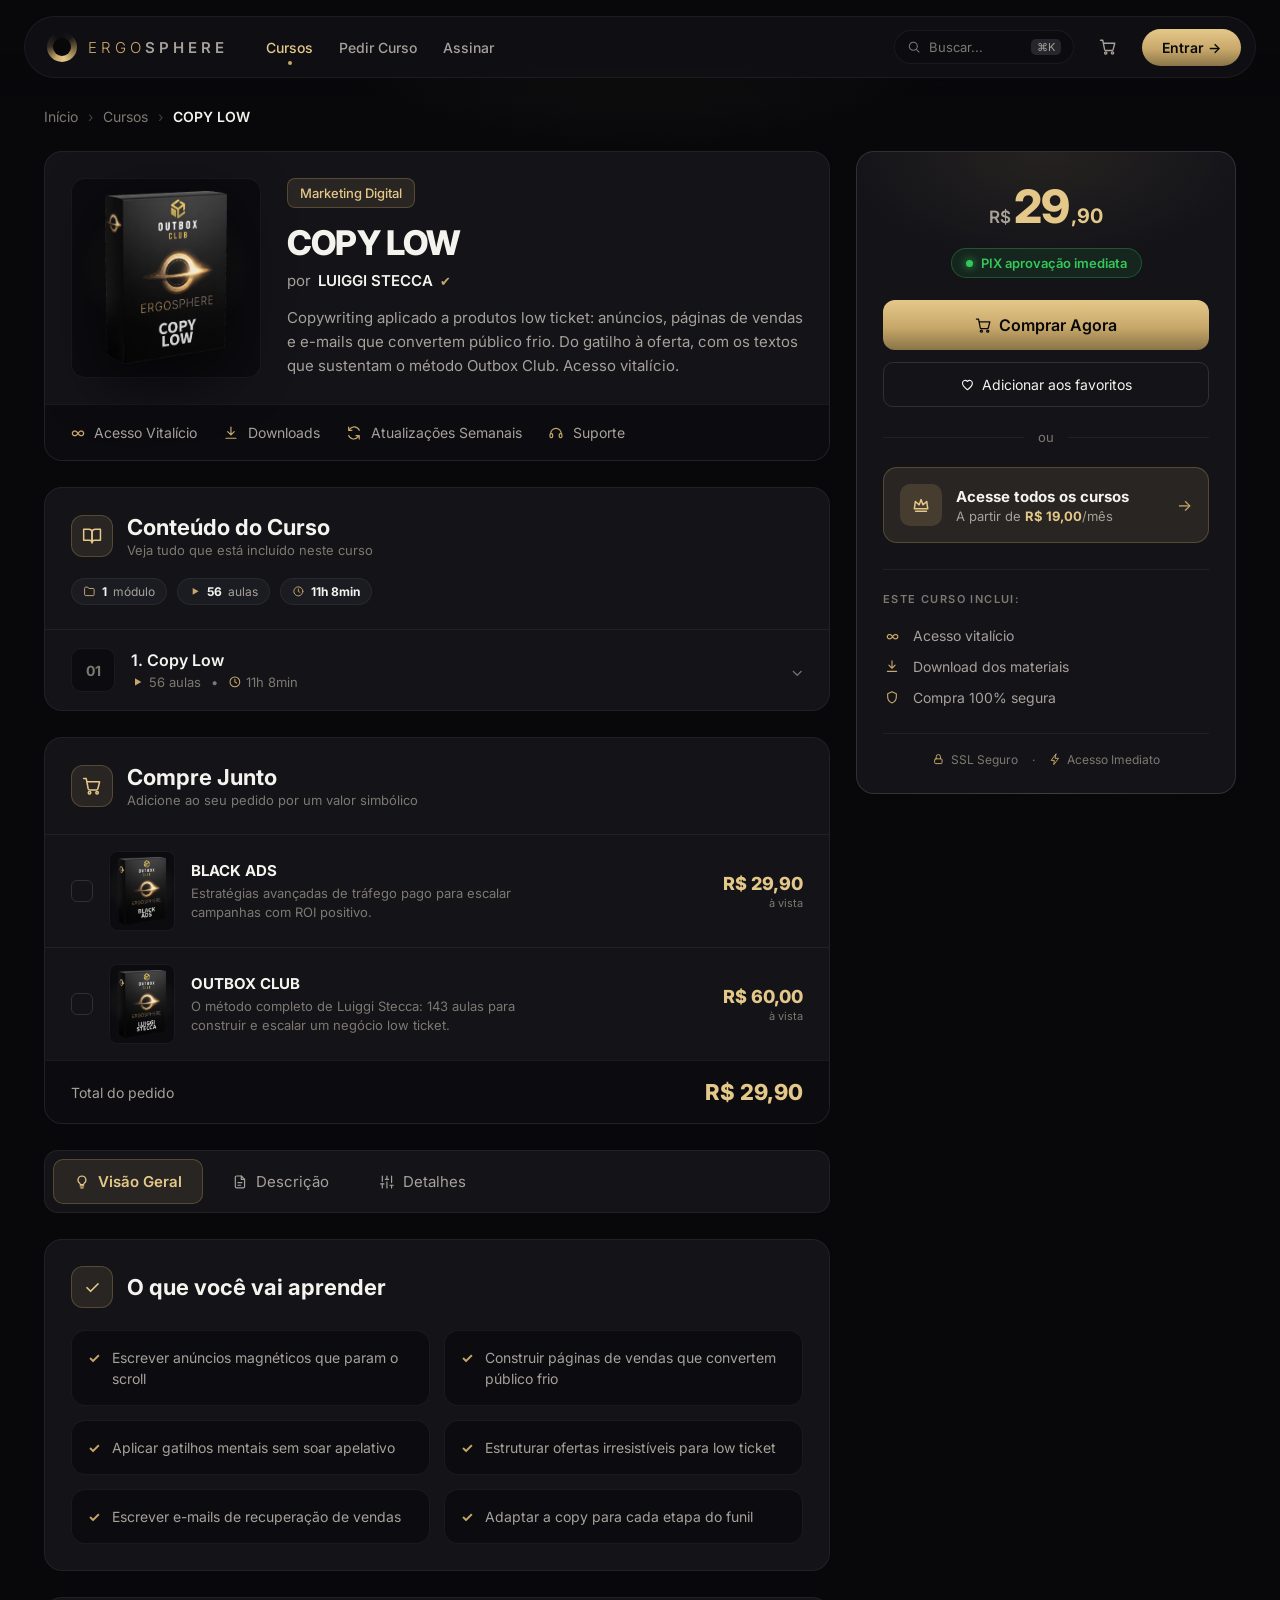
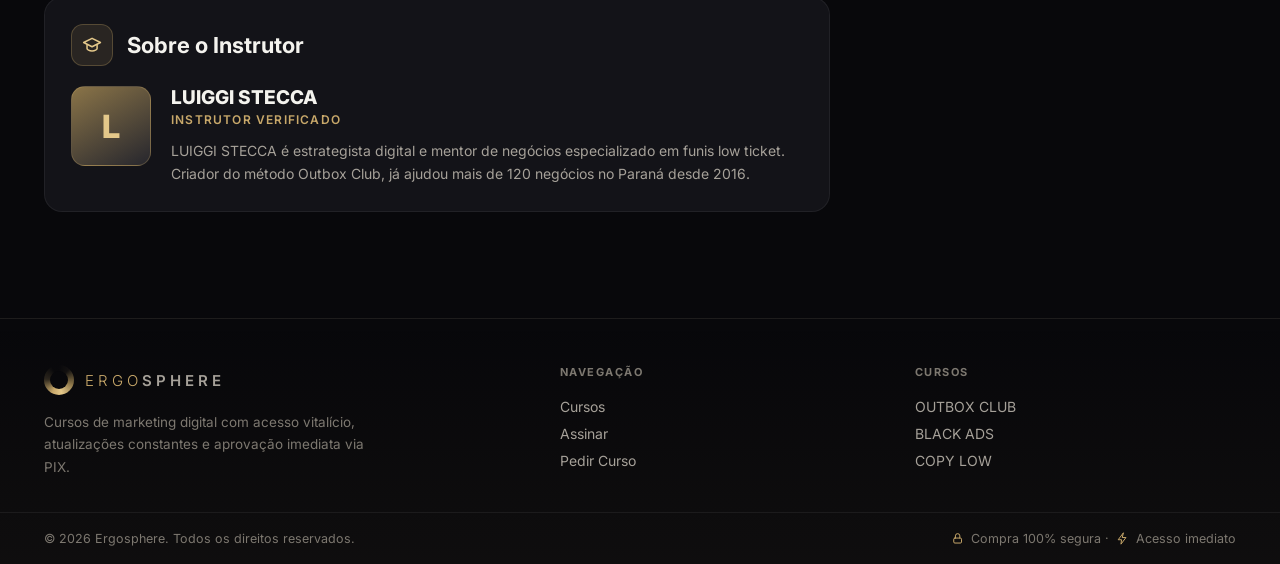
<file: curso/copy-low/index.html>
<!DOCTYPE html>
<html lang="pt-BR">
<head>
<meta charset="UTF-8">
<meta name="viewport" content="width=device-width, initial-scale=1.0">
<meta name="description" content="COPY LOW de Luiggi Stecca na Ergosphere: copywriting aplicado a produtos low ticket — anúncios, páginas e e-mails que convertem. 56 aulas, acesso vitalício.">
<meta name="theme-color" content="#08080B">
<meta property="og:title" content="COPY LOW — Ergosphere">
<meta property="og:description" content="Copywriting para produtos low ticket: anúncios, páginas e e-mails que convertem. 56 aulas com acesso vitalício.">
<meta property="og:type" content="product">
<meta property="og:locale" content="pt_BR">
<meta property="og:image" content="https://lucius-brandhuber.github.io/ergosphere-cursos/curso/copy-low/capa.png">
<meta name="twitter:card" content="summary_large_image">
<title>COPY LOW — Ergosphere</title>
<link rel="icon" type="image/svg+xml" href="../../favicon.svg">
<link rel="preconnect" href="https://fonts.googleapis.com">
<link rel="preconnect" href="https://fonts.gstatic.com" crossorigin>
<link href="https://fonts.googleapis.com/css2?family=Inter:wght@300;400;500;600;700;800&display=swap" rel="stylesheet">
<link rel="stylesheet" href="../../styles.css">
<link rel="stylesheet" href="../curso.css">
</head>
<body>

<div class="nav-wrap">
  <nav class="nav">
    <a href="../../index.html" class="brand">
      <span class="ring"></span>
      <span class="wordmark">Ergo<b>sphere</b></span>
    </a>
    <div class="nav-links">
      <a href="../../index.html">Cursos</a>
      <a href="#">Pedir Curso</a>
      <a href="../../assinar/">Assinar</a>
    </div>
    <div class="nav-right">
      <div class="search-mini"><span class="ic" data-ic="search"></span> Buscar... <span class="kbd">⌘K</span></div>
      <a href="#" class="cart" aria-label="Carrinho"><span class="ic" data-ic="cart"></span></a>
      <a href="#" class="btn-gold">Entrar →</a>
    </div>
  </nav>
</div>

<div class="page">

  <div class="crumbs">
    <a href="../../index.html">Início</a> <span class="sep">›</span>
    <a href="../../index.html">Cursos</a> <span class="sep">›</span>
    <span class="here">COPY LOW</span>
  </div>

  <div class="cols">
    <div>

      <!-- produto -->
      <div class="panel">
        <div class="prod">
          <div class="shot">
            <img src="capa.png" alt="COPY LOW — Luiggi Stecca">
          </div>
          <div>
            <span class="tag">Marketing Digital</span>
            <h1>COPY LOW</h1>
            <div class="by">por <b>LUIGGI STECCA</b> <span class="verified">✔</span></div>
            <p class="desc">
              Copywriting aplicado a produtos low ticket: anúncios, páginas de vendas e e-mails
              que convertem público frio. Do gatilho à oferta, com os textos que sustentam o
              método Outbox Club. Acesso vitalício.
            </p>
          </div>
        </div>
        <div class="perks">
          <div class="perk"><span class="i">∞</span> Acesso Vitalício</div>
          <div class="perk"><span class="i ic" data-ic="download"></span> Downloads</div>
          <div class="perk"><span class="i ic" data-ic="refresh"></span> Atualizações Semanais</div>
          <div class="perk"><span class="i ic" data-ic="support"></span> Suporte</div>
        </div>
      </div>

      <!-- conteúdo -->
      <div class="panel">
        <div class="panel-pad tight">
          <div class="sec-head">
            <div class="sec-ico"><span class="ic" data-ic="book"></span></div>
            <div>
              <h2>Conteúdo do Curso</h2>
              <div class="sub">Veja tudo que está incluído neste curso</div>
            </div>
          </div>
          <div class="stats" id="stats"></div>
        </div>
        <div id="mods"></div>
      </div>

      <!-- COMPRE JUNTO -->
      <div class="panel">
        <div class="panel-pad tight">
          <div class="sec-head">
            <div class="sec-ico"><span class="ic" data-ic="cart"></span></div>
            <div>
              <h2>Compre Junto</h2>
              <div class="sub">Adicione ao seu pedido por um valor simbólico</div>
            </div>
          </div>
        </div>
        <div id="bumps"></div>
        <div class="bump-total">
          <span class="lbl">Total do pedido</span>
          <span class="val" id="total">R$ 29,90</span>
        </div>
      </div>

      <!-- abas -->
      <div class="tabs">
        <div class="tab active" data-tab="visao"><span class="ic" data-ic="bulb"></span> Visão Geral</div>
        <div class="tab" data-tab="desc"><span class="ic" data-ic="doc"></span> Descrição</div>
        <div class="tab" data-tab="det"><span class="ic" data-ic="sliders"></span> Detalhes</div>
      </div>

      <div class="tabpane active" id="visao">
        <div class="panel panel-pad">
          <div class="sec-head">
            <div class="sec-ico">✓</div>
            <div><h2>O que você vai aprender</h2></div>
          </div>
          <div class="learn">
            <div><span class="ck">✓</span> Escrever anúncios magnéticos que param o scroll</div>
            <div><span class="ck">✓</span> Construir páginas de vendas que convertem público frio</div>
            <div><span class="ck">✓</span> Aplicar gatilhos mentais sem soar apelativo</div>
            <div><span class="ck">✓</span> Estruturar ofertas irresistíveis para low ticket</div>
            <div><span class="ck">✓</span> Escrever e-mails de recuperação de vendas</div>
            <div><span class="ck">✓</span> Adaptar a copy para cada etapa do funil</div>
          </div>
        </div>

        <div class="panel panel-pad">
          <div class="sec-head">
            <div class="sec-ico"><span class="ic" data-ic="grad"></span></div>
            <div><h2>Sobre o Instrutor</h2></div>
          </div>
          <div class="teacher">
            <div class="ava">L</div>
            <div>
              <h3>LUIGGI STECCA</h3>
              <div class="role">INSTRUTOR VERIFICADO</div>
              <p>
                LUIGGI STECCA é estrategista digital e mentor de negócios especializado em funis
                low ticket. Criador do método Outbox Club, já ajudou mais de 120 negócios no
                Paraná desde 2016.
              </p>
            </div>
          </div>
        </div>
      </div>

      <div class="tabpane" id="desc">
        <div class="panel panel-pad">
          <div class="sec-head">
            <div class="sec-ico"><span class="ic" data-ic="doc"></span></div>
            <div><h2>Descrição</h2></div>
          </div>
          <div class="prose">
            <p>
              <b style="color:var(--text)">COPY LOW — Luiggi Stecca | Curso na Ergosphere.</b>
              O COPY LOW é o treinamento de copywriting do método Outbox Club, focado em produtos
              low ticket. São 56 aulas cobrindo anúncios, páginas de vendas, estruturação de oferta
              e e-mails de recuperação — os textos que fazem o funil converter público frio.
            </p>
            <p>
              Disponível na plataforma Ergosphere com acesso imediato via Google Drive, acesso
              vitalício e atualizações semanais.
            </p>
          </div>
        </div>
      </div>

      <div class="tabpane" id="det">
        <div class="panel panel-pad">
          <div class="sec-head">
            <div class="sec-ico"><span class="ic" data-ic="question"></span></div>
            <div><h2>Perguntas Frequentes</h2></div>
          </div>
          <div id="faqs" class="faq-list"></div>
        </div>
      </div>

    </div>

    <!-- caixa de compra -->
    <aside>
      <div class="buy">
        <div class="amount">
          <span class="cur">R$</span><span class="int">29</span><span class="cents">,90</span>
        </div>
        <div class="pix"><span class="d"></span> PIX aprovação imediata</div>

        <a href="#" class="btn-gold shine-auto"><span class="ic" data-ic="cart"></span> Comprar Agora</a>
        <a href="#" class="btn-ghost"><span class="ic" data-ic="heart"></span> Adicionar aos favoritos</a>

        <div class="or">ou</div>

        <a href="../../assinar/" class="sub-cta">
          <span class="crown"><span class="ic" data-ic="crown"></span></span>
          <span>
            <div class="t">Acesse todos os cursos</div>
            <div class="s">A partir de <b>R$ 19,00</b>/mês</div>
          </span>
          <span class="go">→</span>
        </a>

        <div class="incl-title">ESTE CURSO INCLUI:</div>
        <div class="incl"><span class="i">∞</span> Acesso vitalício</div>
        <div class="incl"><span class="i ic" data-ic="download"></span> Download dos materiais</div>
        <div class="incl"><span class="i ic" data-ic="shield"></span> Compra 100% segura</div>

        <div class="trust">
          <span><span class="ic" data-ic="lock"></span> SSL Seguro</span> <span>·</span>
          <span><span class="ic" data-ic="zap"></span> Acesso Imediato</span>
        </div>
      </div>
    </aside>
  </div>
</div>

<script src="../../catalog.js"></script>
<script src="../../site.js"></script>
<script>
  const SLUG = "copy-low";

  const modulos = [
    {n:"Copy Low", aulas:"56 aulas", dur:"11h 8min"},
  ];

  const bumps = [
    {
      slug:"black-ads",
      d:"Estratégias avançadas de tráfego pago para escalar campanhas com ROI positivo.",
    },
    {
      slug:"outbox-club",
      d:"O método completo de Luiggi Stecca: 143 aulas para construir e escalar um negócio low ticket.",
    },
  ];

  const faqs = [
    {
      q:"O que vou aprender no curso COPY LOW?",
      a:"Você aprenderá a escrever anúncios, páginas de vendas e e-mails que convertem público frio em produtos low ticket."
    },
    {
      q:"Quem é LUIGGI STECCA?",
      a:"Luiggi Stecca é estrategista digital e mentor especializado em funis low ticket, criador do método Outbox Club com mais de 120 negócios atendidos."
    },
    {
      q:"Para quem é indicado o curso COPY LOW?",
      a:"Para quem precisa transformar tráfego em venda: empreendedores digitais, afiliados e copywriters focados em ofertas low ticket."
    },
    {
      q:"Como faço o download do curso COPY LOW?",
      a:"Após a compra, você recebe acesso imediato à plataforma, com todo o conteúdo organizado no Google Drive para download."
    },
    {
      q:"O curso COPY LOW vem com certificado?",
      a:"O foco do COPY LOW é a aplicação prática do método, não a certificação. O acesso é vitalício e inclui as atualizações do conteúdo."
    },
  ];
</script>
<script src="../curso.js"></script>

</body>
</html>
</file>
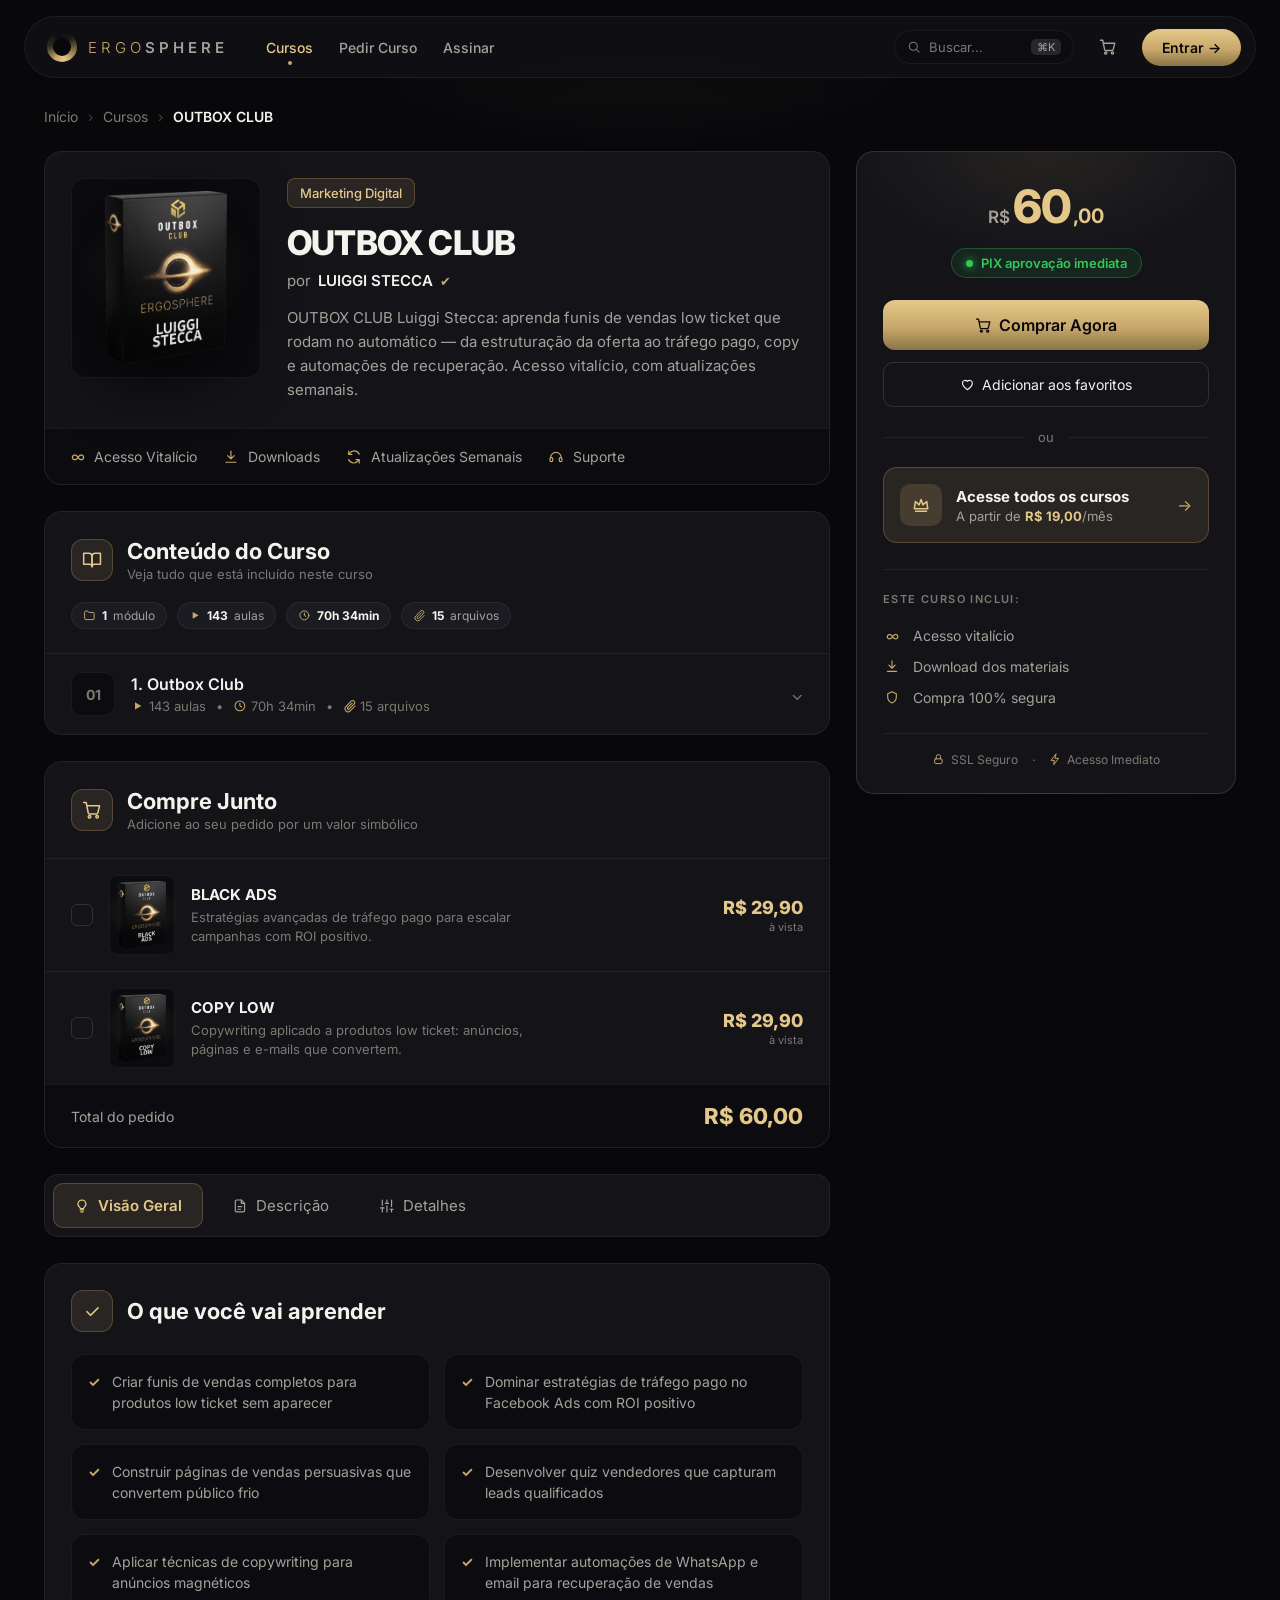
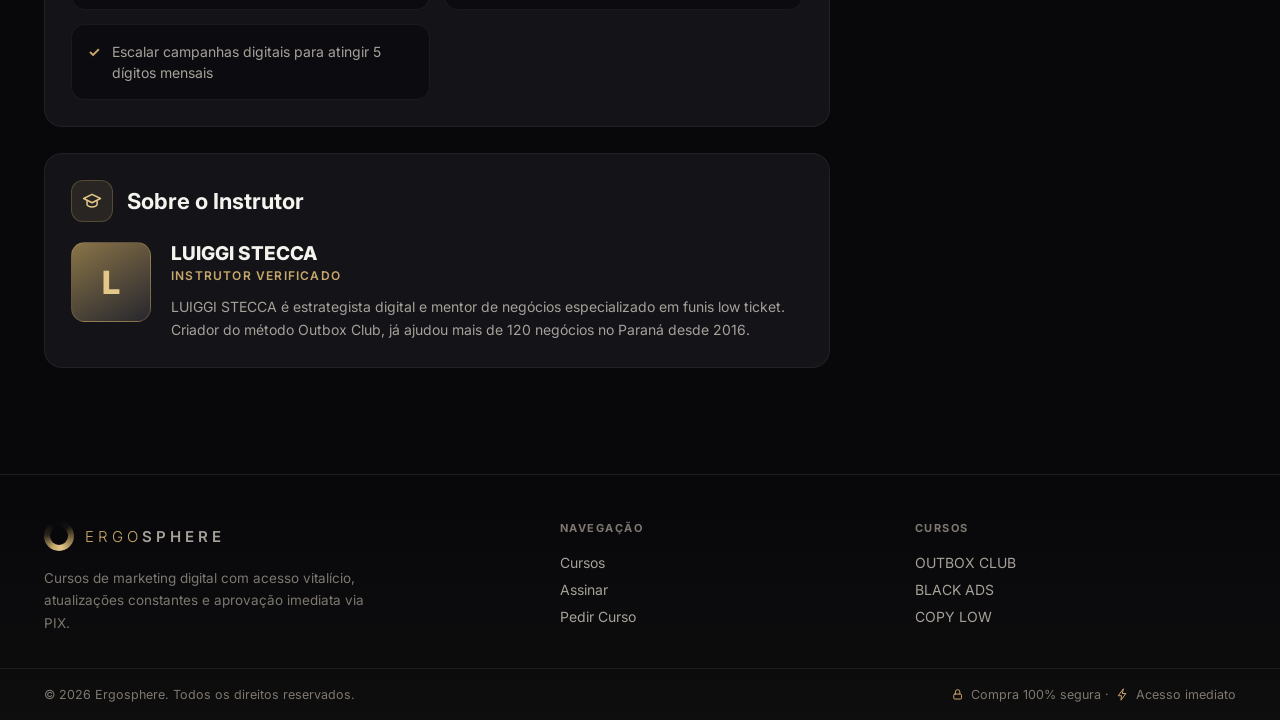
<file: curso/outbox-club/index.html>
<!DOCTYPE html>
<html lang="pt-BR">
<head>
<meta charset="UTF-8">
<meta name="viewport" content="width=device-width, initial-scale=1.0">
<meta name="description" content="OUTBOX CLUB de Luiggi Stecca na Ergosphere: funis de vendas low ticket que rodam no automático. 143 aulas, acesso vitalício, PIX com aprovação imediata.">
<meta name="theme-color" content="#08080B">
<meta property="og:title" content="OUTBOX CLUB — Ergosphere">
<meta property="og:description" content="Funis de vendas low ticket que rodam no automático. 143 aulas com acesso vitalício.">
<meta property="og:type" content="product">
<meta property="og:locale" content="pt_BR">
<meta property="og:image" content="https://lucius-brandhuber.github.io/ergosphere-cursos/curso/outbox-club/capa.png">
<meta name="twitter:card" content="summary_large_image">
<title>OUTBOX CLUB — Ergosphere</title>
<link rel="icon" type="image/svg+xml" href="../../favicon.svg">
<link rel="preconnect" href="https://fonts.googleapis.com">
<link rel="preconnect" href="https://fonts.gstatic.com" crossorigin>
<link href="https://fonts.googleapis.com/css2?family=Inter:wght@300;400;500;600;700;800&display=swap" rel="stylesheet">
<link rel="stylesheet" href="../../styles.css">
<link rel="stylesheet" href="../curso.css">
</head>
<body>

<div class="nav-wrap">
  <nav class="nav">
    <a href="../../index.html" class="brand">
      <span class="ring"></span>
      <span class="wordmark">Ergo<b>sphere</b></span>
    </a>
    <div class="nav-links">
      <a href="../../index.html">Cursos</a>
      <a href="#">Pedir Curso</a>
      <a href="../../assinar/">Assinar</a>
    </div>
    <div class="nav-right">
      <div class="search-mini"><span class="ic" data-ic="search"></span> Buscar... <span class="kbd">⌘K</span></div>
      <a href="#" class="cart" aria-label="Carrinho"><span class="ic" data-ic="cart"></span></a>
      <a href="#" class="btn-gold">Entrar →</a>
    </div>
  </nav>
</div>

<div class="page">

  <div class="crumbs">
    <a href="../../index.html">Início</a> <span class="sep">›</span>
    <a href="../../index.html">Cursos</a> <span class="sep">›</span>
    <span class="here">OUTBOX CLUB</span>
  </div>

  <div class="cols">
    <!-- ================= COLUNA ESQUERDA ================= -->
    <div>

      <!-- produto -->
      <div class="panel">
        <div class="prod">
          <div class="shot">
            <img src="capa.png" alt="OUTBOX CLUB — Luiggi Stecca">
          </div>
          <div>
            <span class="tag">Marketing Digital</span>
            <h1>OUTBOX CLUB</h1>
            <div class="by">por <b>LUIGGI STECCA</b> <span class="verified">✔</span></div>
            <p class="desc">
              OUTBOX CLUB Luiggi Stecca: aprenda funis de vendas low ticket que rodam no
              automático — da estruturação da oferta ao tráfego pago, copy e automações de
              recuperação. Acesso vitalício, com atualizações semanais.
            </p>
          </div>
        </div>
        <div class="perks">
          <div class="perk"><span class="i">∞</span> Acesso Vitalício</div>
          <div class="perk"><span class="i ic" data-ic="download"></span> Downloads</div>
          <div class="perk"><span class="i ic" data-ic="refresh"></span> Atualizações Semanais</div>
          <div class="perk"><span class="i ic" data-ic="support"></span> Suporte</div>
        </div>
      </div>

      <!-- conteúdo do curso -->
      <div class="panel">
        <div class="panel-pad tight">
          <div class="sec-head">
            <div class="sec-ico"><span class="ic" data-ic="book"></span></div>
            <div>
              <h2>Conteúdo do Curso</h2>
              <div class="sub">Veja tudo que está incluído neste curso</div>
            </div>
          </div>
          <div class="stats" id="stats"></div>
        </div>
        <div id="mods"></div>
      </div>

      <!-- COMPRE JUNTO -->
      <div class="panel">
        <div class="panel-pad tight">
          <div class="sec-head">
            <div class="sec-ico"><span class="ic" data-ic="cart"></span></div>
            <div>
              <h2>Compre Junto</h2>
              <div class="sub">Adicione ao seu pedido por um valor simbólico</div>
            </div>
          </div>
        </div>
        <div id="bumps"></div>
        <div class="bump-total">
          <span class="lbl">Total do pedido</span>
          <span class="val" id="total">R$ 60,00</span>
        </div>
      </div>

      <!-- abas -->
      <div class="tabs">
        <div class="tab active" data-tab="visao"><span class="ic" data-ic="bulb"></span> Visão Geral</div>
        <div class="tab" data-tab="desc"><span class="ic" data-ic="doc"></span> Descrição</div>
        <div class="tab" data-tab="det"><span class="ic" data-ic="sliders"></span> Detalhes</div>
      </div>

      <!-- VISÃO GERAL -->
      <div class="tabpane active" id="visao">
        <div class="panel panel-pad">
          <div class="sec-head">
            <div class="sec-ico">✓</div>
            <div><h2>O que você vai aprender</h2></div>
          </div>
          <div class="learn">
            <div><span class="ck">✓</span> Criar funis de vendas completos para produtos low ticket sem aparecer</div>
            <div><span class="ck">✓</span> Dominar estratégias de tráfego pago no Facebook Ads com ROI positivo</div>
            <div><span class="ck">✓</span> Construir páginas de vendas persuasivas que convertem público frio</div>
            <div><span class="ck">✓</span> Desenvolver quiz vendedores que capturam leads qualificados</div>
            <div><span class="ck">✓</span> Aplicar técnicas de copywriting para anúncios magnéticos</div>
            <div><span class="ck">✓</span> Implementar automações de WhatsApp e email para recuperação de vendas</div>
            <div><span class="ck">✓</span> Escalar campanhas digitais para atingir 5 dígitos mensais</div>
          </div>
        </div>

        <div class="panel panel-pad">
          <div class="sec-head">
            <div class="sec-ico"><span class="ic" data-ic="grad"></span></div>
            <div><h2>Sobre o Instrutor</h2></div>
          </div>
          <div class="teacher">
            <div class="ava">L</div>
            <div>
              <h3>LUIGGI STECCA</h3>
              <div class="role">INSTRUTOR VERIFICADO</div>
              <p>
                LUIGGI STECCA é estrategista digital e mentor de negócios especializado em funis
                low ticket. Criador do método Outbox Club, já ajudou mais de 120 negócios no
                Paraná desde 2016.
              </p>
            </div>
          </div>
        </div>
      </div>

      <!-- DESCRIÇÃO -->
      <div class="tabpane" id="desc">
        <div class="panel panel-pad">
          <div class="sec-head">
            <div class="sec-ico"><span class="ic" data-ic="doc"></span></div>
            <div><h2>Descrição</h2></div>
          </div>

          <div class="prose">
            <p>
              <b style="color:var(--text)">OUTBOX CLUB — Luiggi Stecca | Curso Completo na Ergosphere.</b>
              Transforme seu negócio digital em uma máquina de vendas automatizada que opera 24 horas
              por dia com o OUTBOX CLUB, a metodologia revolucionária de Luiggi Stecca que já gerou
              mais de R$ 37.500 mensais para seus criadores. Este curso completo, disponível
              exclusivamente na plataforma Ergosphere, ensina como criar Funis de Vendas Irresistíveis
              que vendem no piloto automático, liberando você da dependência de vendas manuais e
              criando uma fonte de renda verdadeiramente escalável.
            </p>

            <h3>O que é o OUTBOX CLUB</h3>
            <p>
              O OUTBOX CLUB é a comunidade exclusiva criada por Luiggi Stecca para compartilhar suas
              estratégias mais atuais de marketing digital e automação de vendas. Disponível na
              plataforma Ergosphere com acesso facilitado, o curso revela o sistema que Luiggi usa
              pessoalmente para gerar entre R$ 1.500 e R$ 3.000 por dia de forma quase automática.
              O conceito “Outbox” (fora da caixa) representa a filosofia de criar funis de vendas
              inovadores que geram lucro rápido com baixo investimento inicial, diferenciando-se
              completamente das estratégias tradicionais de PLR, dropshipping ou afiliados.
            </p>

            <h3>Sobre o instrutor Luiggi Stecca</h3>
            <p>
              Luiggi Stecca é um empreendedor digital brasileiro que prioriza simplicidade e
              autenticidade em seus negócios. Nos últimos cinco anos, construiu um império digital que
              já faturou mais de R$ 3 milhões, mas diferentemente dos “gurus” tradicionais, Luiggi
              mantém um perfil discreto, focado em resultados reais ao invés de ostentação. Sua
              abordagem pragmática e escalável conquistou mais de 41 mil seguidores no Instagram, onde
              compartilha estratégias validadas para múltiplos negócios de 7 dígitos. O que realmente
              motiva Luiggi não são seus próprios resultados, mas sim as transformações que seus
              alunos alcançam através da metodologia OUTBOX CLUB.
            </p>

            <h3>Metodologia do OUTBOX CLUB</h3>

            <h4>Funis de Vendas Irresistíveis validados</h4>
            <p>
              O coração do curso está na criação de funis que operam continuamente, gerando vendas dia
              e noite. Esses funis já foram testados e aprovados em diversos nichos, desde maternidade
              até produtos digitais, garantindo aplicabilidade universal e resultados consistentes.
            </p>

            <h4>Sistema de quizzes interativos</h4>
            <p>
              Aprenda a utilizar quizzes como ferramenta poderosa de qualificação de leads, guiando
              clientes potenciais através de uma jornada personalizada até a compra final, aumentando
              drasticamente as taxas de conversão.
            </p>

            <h4>Criação de anúncios magnéticos</h4>
            <p>
              Domine as técnicas para desenvolver campanhas publicitárias que atraem seu público-alvo
              como um ímã, utilizando Facebook Ads e Google Ads para trazer tráfego qualificado
              diretamente para seus funis.
            </p>

            <h4>Metodologia de produtos irresistíveis</h4>
            <p>
              Desenvolva produtos que naturalmente atraem e convertem, utilizando estratégias
              psicológicas e gatilhos mentais que tornam suas ofertas verdadeiramente irresistíveis no
              mercado digital.
            </p>

            <h3>Conteúdo completo na Ergosphere</h3>
            <p>
              A plataforma Ergosphere oferece acesso completo ao OUTBOX CLUB através de módulos
              estruturados organizados no Google Drive, garantindo alta qualidade com preço acessível.
              O curso inclui o exclusivo “Desafio 100K na Prática”, onde Luiggi demonstra como
              alcançar R$ 100.000 partindo do zero. Você também terá acesso a templates prontos de
              funis, páginas de vendas persuasivas e o revolucionário sistema de criação de produtos
              usando Inteligência Artificial em apenas 30 minutos. O OUTBOX CLUB está disponível para
              acesso imediato através do Google Drive, assim como todos os materiais complementares.
            </p>

            <h3>Resultados e comunidade exclusiva</h3>
            <p>
              Os membros do OUTBOX CLUB fazem parte de uma comunidade com mais de 300 pessoas,
              incluindo grupo de networking no WhatsApp e suporte direto com Luiggi Stecca. Os casos
              de sucesso incluem resultados em nichos diversos, desde sono infantil até produtos de
              alta performance, comprovando a versatilidade da metodologia. Alunos relatam
              consistentemente a capacidade de gerar vendas automáticas e escalar seus negócios
              rapidamente usando os sistemas ensinados.
            </p>

            <h3>Diferenciais da Ergosphere</h3>
            <p>
              A plataforma Ergosphere oferece interface intuitiva com acesso através do Google Drive,
              proporcionando alta qualidade de conteúdo com preços acessíveis e download imediato. A
              Ergosphere disponibiliza todo o material através do Google Drive organizado, garantindo
              acesso completo e vitalício, oferecendo uma alternativa econômica para ter acesso ao
              curso completo sem comprometer a qualidade do aprendizado.
            </p>

            <h3>Para quem é o curso</h3>
            <p>
              Ideal para empreendedores iniciantes que desejam suas primeiras vendas online,
              profissionais liberais buscando diversificar renda, e empresários experientes querendo
              automatizar processos de venda. Perfeito também para quem já tentou outras estratégias
              sem sucesso e busca um método comprovadamente eficaz e escalável.
            </p>

            <p>
              Não perca a oportunidade de acessar o OUTBOX CLUB na Ergosphere, com acesso completo via
              Google Drive por um preço acessível, e revolucionar sua forma de vender online.
              Junte-se aos milhares de empreendedores que já adquiriram.
            </p>
          </div>
        </div>
      </div>

      <!-- DETALHES (FAQ) -->
      <div class="tabpane" id="det">
        <div class="panel panel-pad">
          <div class="sec-head">
            <div class="sec-ico"><span class="ic" data-ic="question"></span></div>
            <div><h2>Perguntas Frequentes</h2></div>
          </div>
          <div id="faqs" class="faq-list"></div>
        </div>
      </div>

    </div>

    <!-- ================= CAIXA DE COMPRA ================= -->
    <aside>
      <div class="buy">
        <div class="amount">
          <span class="cur">R$</span><span class="int">60</span><span class="cents">,00</span>
        </div>
        <div class="pix"><span class="d"></span> PIX aprovação imediata</div>

        <a href="#" class="btn-gold shine-auto"><span class="ic" data-ic="cart"></span> Comprar Agora</a>
        <a href="#" class="btn-ghost"><span class="ic" data-ic="heart"></span> Adicionar aos favoritos</a>

        <div class="or">ou</div>

        <a href="../../assinar/" class="sub-cta">
          <span class="crown"><span class="ic" data-ic="crown"></span></span>
          <span>
            <div class="t">Acesse todos os cursos</div>
            <div class="s">A partir de <b>R$ 19,00</b>/mês</div>
          </span>
          <span class="go">→</span>
        </a>

        <div class="incl-title">ESTE CURSO INCLUI:</div>
        <div class="incl"><span class="i">∞</span> Acesso vitalício</div>
        <div class="incl"><span class="i ic" data-ic="download"></span> Download dos materiais</div>
        <div class="incl"><span class="i ic" data-ic="shield"></span> Compra 100% segura</div>

        <div class="trust">
          <span><span class="ic" data-ic="lock"></span> SSL Seguro</span> <span>·</span>
          <span><span class="ic" data-ic="zap"></span> Acesso Imediato</span>
        </div>
      </div>
    </aside>
  </div>
</div>

<script src="../../catalog.js"></script>
<script src="../../site.js"></script>
<script>
  const SLUG = "outbox-club";

  const modulos = [
    {n:"Outbox Club", aulas:"143 aulas", dur:"70h 34min", arq:"15"},
  ];

  const bumps = [
    {
      slug:"black-ads",
      d:"Estratégias avançadas de tráfego pago para escalar campanhas com ROI positivo.",
    },
    {
      slug:"copy-low",
      d:"Copywriting aplicado a produtos low ticket: anúncios, páginas e e-mails que convertem.",
    },
  ];

  const faqs = [
    {
      q:"O que vou aprender no curso OUTBOX CLUB?",
      a:"Você aprenderá a criar funis de vendas completos para produtos low ticket, dominar tráfego pago, copywriting persuasivo e automações de vendas."
    },
    {
      q:"Quem é LUIGGI STECCA?",
      a:"Luiggi Stecca é estrategista digital e mentor especializado em funis low ticket, criador do método Outbox Club com mais de 120 negócios atendidos."
    },
    {
      q:"Para quem é indicado o curso OUTBOX CLUB?",
      a:"Para empreendedores digitais, afiliados e profissionais que querem criar funis lucrativos de produtos low ticket sem aparecer."
    },
    {
      q:"Como faço o download do curso OUTBOX CLUB?",
      a:"Após a compra, você recebe acesso imediato à plataforma, com todo o conteúdo organizado no Google Drive para download."
    },
    {
      q:"O curso OUTBOX CLUB vem com certificado?",
      a:"O foco do OUTBOX CLUB é a aplicação prática do método, não a certificação. O acesso é vitalício e inclui as atualizações semanais do conteúdo."
    },
  ];
</script>
<script src="../curso.js"></script>

</body>
</html>
</file>
<file: styles.css>
/* ===========================================================
   ERGOSPHERE — design system
   tokens extraídos de lucius-brandhuber.github.io/dashboard-metricas
   =========================================================== */
:root{
  --void:#08080B;
  --plate:#131318;
  --plate-2:#1B1B22;
  --plate-3:#26262D;
  --plate-inset:#0C0C10;
  --text:#F4F3EE;
  --text-2:#A6A199;
  --muted:#7D7870;
  --gold:#C8A86A;
  --gold-bright:#E4C88A;
  --gold-dim:#8A7448;
  --gold-wash:rgba(200,168,106,.12);
  --gold-border:rgba(200,168,106,.28);
  --gold-border-strong:rgba(200,168,106,.5);
  --good-text:#34c759;
  --good-wash:rgba(52,199,89,.10);
  --good-border:rgba(52,199,89,.3);
  --hair:rgba(255,255,255,.06);
  --hair-strong:rgba(255,255,255,.12);
  --radius-sm:8px;
  --radius:10px;
  --radius-lg:14px;
  --radius-xl:18px;
  --shadow-pop:0 20px 50px rgba(0,0,0,.5);
  --ease:cubic-bezier(.22,.61,.36,1);
}
*{margin:0;padding:0;box-sizing:border-box}
html{scrollbar-color:var(--plate-3) var(--void)}
body{
  font-family:Inter,system-ui,-apple-system,"Segoe UI",sans-serif;
  background:var(--void);
  color:var(--text);
  -webkit-font-smoothing:antialiased;
}
a{color:inherit;text-decoration:none}
button{font:inherit;color:inherit;background:none;border:none;cursor:pointer}
h1,h2,h3{text-wrap:balance}
::selection{background:var(--gold);color:var(--void)}
:focus-visible{outline:2px solid var(--gold);outline-offset:2px;border-radius:4px}
::-webkit-scrollbar{width:10px;height:10px}
::-webkit-scrollbar-track{background:var(--void)}
::-webkit-scrollbar-thumb{background:var(--plate-3);border-radius:99px;border:2px solid var(--void)}

/* ícones SVG inline (preenchidos por site.js via [data-ic]) */
.ic{display:inline-flex;flex:none;width:1.06em;height:1.06em;vertical-align:-.12em}
.ic svg{width:100%;height:100%}

/* brilho ambiente no topo */
body::before{
  content:"";position:fixed;inset:0;z-index:0;pointer-events:none;
  background:radial-gradient(600px 340px at 50% -80px, var(--gold-wash), transparent 70%);
}
.nav-wrap,.hero,.layout,.page,.footer{position:relative;z-index:1}

/* logo — disco de acreção */
.ring{
  width:30px;height:30px;border-radius:50%;position:relative;flex:none;
  background:conic-gradient(rgba(0,0,0,0) 0%, rgba(200,168,106,.05) 12%, var(--gold-dim) 30%, var(--gold-bright) 47%, var(--gold) 58%, rgba(200,168,106,.18) 76%, rgba(0,0,0,0) 92%);
  animation:spin 14s linear infinite;
}
.ring::after{content:"";position:absolute;inset:6px;border-radius:50%;background:var(--void)}
@keyframes spin{to{transform:rotate(360deg)}}

.wordmark{font-weight:300;letter-spacing:4px;font-size:15px;text-transform:uppercase;color:var(--gold)}
.wordmark b{font-weight:600;color:var(--text-2)}

/* NAV */
.nav-wrap{padding:16px 24px;position:sticky;top:0;z-index:50;background:linear-gradient(180deg,var(--void) 55%,transparent)}
.nav{
  max-width:1240px;margin:0 auto;
  background:rgba(19,19,24,.7);backdrop-filter:blur(12px);
  border:1px solid var(--hair);border-radius:999px;
  display:flex;align-items:center;gap:30px;padding:10px 14px 10px 22px;
  transition:background .3s,border-color .3s,box-shadow .3s;
}
.nav-wrap.scrolled .nav{
  background:rgba(19,19,24,.88);
  border-color:var(--hair-strong);
  box-shadow:0 10px 30px rgba(0,0,0,.35);
}
.brand{display:flex;align-items:center;gap:11px}
.nav-links{display:flex;gap:26px;margin-left:8px}
.nav-links a{color:var(--text-2);font-size:14px;font-weight:500;transition:color .2s;position:relative}
.nav-links a:hover{color:var(--text)}
.nav-links a.active{color:var(--gold-bright)}
.nav-links a.active::after{
  content:"";position:absolute;left:50%;transform:translateX(-50%);bottom:-9px;
  width:4px;height:4px;border-radius:50%;background:var(--gold);
}
.nav-right{margin-left:auto;display:flex;align-items:center;gap:14px}
.search-mini{
  display:flex;align-items:center;gap:8px;cursor:pointer;
  background:var(--plate-inset);border:1px solid var(--hair);
  border-radius:999px;padding:8px 12px;color:var(--muted);font-size:13px;min-width:180px;
  transition:border-color .2s;
}
.search-mini:hover{border-color:var(--gold-border)}
.search-mini .kbd{margin-left:auto;background:var(--plate-3);border-radius:5px;padding:1px 6px;font-size:11px;color:var(--text-2)}
.cart{width:40px;height:40px;display:flex;align-items:center;justify-content:center;color:var(--text-2);font-size:17px;transition:color .2s}
.cart:hover{color:var(--gold-bright)}

/* menu mobile (injetado por site.js) */
.nav-burger{
  display:none;width:40px;height:40px;flex:none;
  border:1px solid var(--hair);border-radius:999px;color:var(--text-2);
  align-items:center;justify-content:center;font-size:17px;
  transition:color .2s,border-color .2s;
}
.nav-burger:hover{color:var(--gold-bright);border-color:var(--gold-border)}
.nav-menu{
  position:absolute;left:24px;right:24px;top:calc(100% - 8px);z-index:60;
  display:grid;grid-template-rows:0fr;opacity:0;visibility:hidden;
  transition:grid-template-rows .35s var(--ease),opacity .25s,visibility .25s;
  background:rgba(19,19,24,.95);backdrop-filter:blur(14px);
  border:1px solid var(--hair-strong);border-radius:var(--radius-lg);
  box-shadow:var(--shadow-pop);
}
.nav-menu.open{grid-template-rows:1fr;opacity:1;visibility:visible}
.nav-menu>div{overflow:hidden;min-height:0}
.nav-menu a{
  display:flex;align-items:center;gap:10px;
  padding:15px 20px;color:var(--text-2);font-size:15px;font-weight:500;
  border-top:1px solid var(--hair);
}
.nav-menu a:first-child{border-top:none}
.nav-menu a.active{color:var(--gold-bright)}

/* botões */
.btn-gold{
  background:linear-gradient(var(--gold-bright),var(--gold) 55%,var(--gold-dim));
  color:var(--void);font-weight:600;font-size:14px;
  padding:10px 20px;border-radius:999px;
  display:flex;align-items:center;justify-content:center;gap:8px;
  transition:filter .2s,transform .2s;
  position:relative;overflow:hidden;
}
.btn-gold:hover{filter:brightness(1.08);transform:translateY(-1px)}
.btn-gold::after{
  content:"";position:absolute;inset:0;pointer-events:none;
  background:linear-gradient(105deg,transparent 40%,rgba(255,255,255,.45) 50%,transparent 60%);
  transform:translateX(-130%);
}
.btn-gold:hover::after{transform:translateX(130%);transition:transform .6s var(--ease)}
.shine-auto::after{animation:shine 7s var(--ease) infinite}
@keyframes shine{
  0%{transform:translateX(-130%)}
  13%{transform:translateX(130%)}
  100%{transform:translateX(130%)}
}
.btn-ghost{
  display:flex;align-items:center;justify-content:center;gap:8px;
  border:1px solid var(--hair-strong);border-radius:var(--radius);
  padding:13px 18px;font-size:14px;color:var(--text);
  transition:background .2s,border-color .2s,color .2s;
}
.btn-ghost:hover{background:var(--gold-wash);border-color:var(--gold-border);color:var(--gold-bright)}

/* pills */
.pill{
  display:inline-flex;align-items:center;gap:6px;
  background:var(--plate-2);border:1px solid var(--hair);
  border-radius:999px;padding:5px 11px;font-size:12px;color:var(--text-2);
}
.pill .ic{color:var(--gold)}

/* HERO compartilhado */
.hero{text-align:center;padding:44px 24px 26px}
.badge{
  display:inline-flex;align-items:center;gap:9px;
  background:var(--gold-wash);border:1px solid var(--gold-border);
  border-radius:999px;padding:7px 16px;font-size:13px;color:var(--gold-bright);
}
.badge.caps{font-weight:700;letter-spacing:1.2px}
.dot{width:7px;height:7px;border-radius:50%;background:var(--gold-bright);box-shadow:0 0 10px var(--gold-bright);animation:pulse 2.4s var(--ease) infinite}
@keyframes pulse{
  from{box-shadow:0 0 0 0 rgba(228,200,138,.45)}
  to{box-shadow:0 0 0 9px rgba(228,200,138,0)}
}
.hero h1{font-size:clamp(31px,5.5vw,47px);font-weight:800;letter-spacing:-1.2px;margin-top:24px;line-height:1.12}
.accent{
  background:linear-gradient(var(--gold-bright),var(--gold-dim));
  -webkit-background-clip:text;background-clip:text;-webkit-text-fill-color:transparent;
}
.hero p{color:var(--text-2);margin:16px auto 0;font-size:16px;max-width:56ch;line-height:1.55}

/* PAINÉIS compartilhados */
.panel{
  background:var(--plate);border:1px solid var(--hair);
  border-radius:var(--radius-xl);overflow:hidden;margin-bottom:26px;
}
.panel-pad{padding:26px}
.panel-pad.tight{padding-bottom:20px}
.sec-head{display:flex;align-items:center;gap:14px;margin-bottom:6px}
.sec-ico{
  width:42px;height:42px;border-radius:12px;flex:none;
  background:var(--gold-wash);border:1px solid var(--gold-border);
  display:flex;align-items:center;justify-content:center;
  font-size:19px;color:var(--gold-bright);
}
.sec-head h2{font-size:22px;font-weight:700}
.sec-head .sub{color:var(--muted);font-size:13px;margin-top:2px}

/* card de curso */
.card{
  display:flex;flex-direction:column;
  background:var(--plate);border:1px solid var(--hair);
  border-radius:var(--radius-lg);overflow:hidden;
  transition:transform .22s var(--ease),border-color .22s,box-shadow .3s var(--ease);
}
.card:hover{transform:translateY(-4px);border-color:var(--gold-border);box-shadow:0 18px 40px rgba(0,0,0,.45)}
.thumb{
  aspect-ratio:1/.9;
  background:
    radial-gradient(150px 110px at 50% 45%, rgba(200,168,106,.10), transparent 72%),
    var(--plate-inset);
  display:flex;align-items:center;justify-content:center;
  border-bottom:1px solid var(--hair);overflow:hidden;
}
.thumb img{
  width:100%;height:100%;object-fit:contain;padding:14px;
  filter:drop-shadow(0 14px 26px rgba(0,0,0,.65));
  transition:transform .3s var(--ease);
}
.card:hover .thumb img{transform:scale(1.05)}
.card-body{padding:16px;display:flex;flex-direction:column;flex:1}
.card-title{
  font-size:15px;font-weight:700;line-height:1.3;
  display:-webkit-box;-webkit-line-clamp:2;-webkit-box-orient:vertical;overflow:hidden;
}
.instructor{display:flex;align-items:center;gap:7px;color:var(--muted);font-size:12px;margin-top:10px}
.instructor .av{width:16px;height:16px;border-radius:50%;background:linear-gradient(135deg,var(--gold-dim),var(--plate-3))}
.pills{display:flex;gap:8px;margin-top:12px;flex-wrap:wrap}
.card-foot{display:flex;align-items:center;justify-content:space-between;margin-top:auto;padding-top:16px}
.price{font-size:20px;font-weight:800;color:var(--gold-bright)}
.btn-ver{
  display:flex;align-items:center;gap:6px;
  border:1px solid var(--hair-strong);border-radius:var(--radius);
  padding:8px 15px;font-size:13px;color:var(--text);
  transition:background .2s,border-color .2s,color .2s;
}
.card:hover .btn-ver{background:var(--gold-wash);border-color:var(--gold-border);color:var(--gold-bright)}

/* ===== Compre Junto (order bump) ===== */
.bump{
  display:flex;align-items:center;gap:16px;
  padding:16px 26px;border-top:1px solid var(--hair);
  cursor:pointer;transition:background .18s;
}
.bump:hover{background:var(--plate-2)}
.bump.on{background:var(--gold-wash)}
.bump .box{
  width:22px;height:22px;border-radius:6px;flex:none;
  border:1.5px solid var(--hair-strong);
  display:flex;align-items:center;justify-content:center;
  font-size:13px;color:var(--void);transition:.18s;
}
.bump.on .box{background:var(--gold);border-color:var(--gold)}
.bump.on .box::after{content:"✓";font-weight:800}
.bump .mini{
  width:66px;height:80px;border-radius:var(--radius-sm);flex:none;overflow:hidden;
  background:
    radial-gradient(50px 40px at 50% 45%, rgba(200,168,106,.14), transparent 72%),
    var(--plate-inset);
  border:1px solid var(--hair);
  display:flex;align-items:center;justify-content:center;
  position:relative;
}
.bump .mini img{width:100%;height:100%;object-fit:contain;padding:5px}
/* placeholder do disco de acreção enquanto a capa não existe */
.bump .mini .ph{
  display:none;
  width:26px;height:26px;border-radius:50%;opacity:.65;position:relative;
  background:conic-gradient(rgba(0,0,0,0) 0%, var(--gold-dim) 30%, var(--gold-bright) 47%, var(--gold) 58%, rgba(0,0,0,0) 92%);
}
.bump .mini .ph::after{content:"";position:absolute;inset:4px;border-radius:50%;background:var(--plate-inset)}
.bump .mini.noimg img{display:none}
.bump .mini.noimg .ph{display:block}
.bump .info .n{font-size:15px;font-weight:700}
.bump .info .d{color:var(--muted);font-size:13px;margin-top:4px;line-height:1.45;max-width:46ch}
.bump .pr{margin-left:auto;text-align:right;flex:none}
.bump .pr .v{font-size:18px;font-weight:800;color:var(--gold-bright)}
.bump .pr .l{font-size:11px;color:var(--muted);margin-top:2px}

.bump-total{
  display:flex;align-items:center;justify-content:space-between;
  padding:18px 26px;border-top:1px solid var(--hair);background:var(--plate-inset);
}
.bump-total .lbl{color:var(--text-2);font-size:14px}
.bump-total .val{font-size:22px;font-weight:800;color:var(--gold-bright)}
.bump-total .val.pop{display:inline-block;animation:pop .32s var(--ease)}
@keyframes pop{45%{transform:scale(1.14)}}

/* ===== FAQ ===== */
.faq{
  border:1px solid var(--hair);border-radius:var(--radius-lg);
  margin-bottom:12px;overflow:hidden;transition:border-color .2s;
}
.faq.open{border-color:var(--gold-border-strong)}
.faq-q{
  display:flex;align-items:center;gap:16px;padding:18px 20px;
  cursor:pointer;transition:background .18s;
}
.faq-q:hover{background:var(--plate-2)}
.faq.open .faq-q{background:var(--gold-wash)}
.faq-q .n{
  width:40px;height:40px;border-radius:var(--radius);flex:none;
  background:var(--plate-inset);border:1px solid var(--hair);
  display:flex;align-items:center;justify-content:center;
  font-size:13px;font-weight:700;color:var(--muted);
  transition:background .2s,border-color .2s,color .2s;
}
.faq.open .faq-q .n{background:var(--gold-wash);border-color:var(--gold-border);color:var(--gold-bright)}
.faq-q .t{font-size:16px;font-weight:500}
.faq-q .c{margin-left:auto;color:var(--muted);transition:transform .22s var(--ease)}
.faq.open .faq-q .c{transform:rotate(180deg);color:var(--gold)}
.faq-a{display:grid;grid-template-rows:0fr;transition:grid-template-rows .38s var(--ease)}
.faq.open .faq-a{grid-template-rows:1fr}
.faq-a>div{overflow:hidden;min-height:0}
.faq-a .pad{padding:4px 20px 20px 76px;color:var(--text-2);font-size:14px;line-height:1.65}
.faq-list{margin-top:22px}

/* ===== texto longo (Descrição) ===== */
.prose{max-width:78ch;margin-top:20px}
.prose p{color:var(--text-2);line-height:1.75;font-size:15px;margin-bottom:16px}
.prose h3{
  font-size:17px;font-weight:700;color:var(--text);
  margin:28px 0 12px;padding-left:12px;border-left:3px solid var(--gold);
}
.prose h4{font-size:15px;font-weight:600;color:var(--gold-bright);margin:20px 0 8px}

/* ===== entrada com stagger (aplicada via JS) =====
   .oculto esconde; ao revelar, o JS REMOVE .oculto e adiciona .revelar.
   Sem fill-mode e sem transition: se a animação não rodar (aba em segundo
   plano, motor travado), o elemento volta ao padrão — visível. O modo de
   falha nunca é "conteúdo invisível". */
.oculto{opacity:0}
.revelar{animation:revelarIn .55s var(--ease)}
@keyframes revelarIn{
  from{opacity:0;translate:0 18px}
  to{opacity:1;translate:0 0}
}

/* ===== FOOTER (injetado por site.js) ===== */
.footer{border-top:1px solid var(--hair);margin-top:80px;background:linear-gradient(180deg,transparent,rgba(200,168,106,.04))}
.footer-in{
  max-width:1240px;margin:0 auto;padding:46px 24px 34px;
  display:grid;grid-template-columns:1.5fr 1fr 1fr;gap:34px;
}
.footer .tagline{color:var(--muted);font-size:13.5px;line-height:1.65;margin-top:16px;max-width:36ch}
.f-title{font-size:11px;letter-spacing:1.5px;color:var(--muted);font-weight:700;margin-bottom:14px;text-transform:uppercase}
.f-col a{display:block;color:var(--text-2);font-size:14px;padding:5px 0;transition:color .2s;width:fit-content}
.f-col a:hover{color:var(--gold-bright)}
.footer-base{border-top:1px solid var(--hair)}
.footer-base-in{
  max-width:1240px;margin:0 auto;padding:18px 24px;
  display:flex;align-items:center;justify-content:space-between;gap:14px;flex-wrap:wrap;
  color:var(--muted);font-size:12.5px;
}
.footer-base-in .safe{display:flex;align-items:center;gap:7px}
.footer-base-in .ic{color:var(--gold)}

@media (prefers-reduced-motion: no-preference){
  html{scroll-behavior:smooth}
}

/* ===== responsivo ===== */
@media(max-width:860px){
  .nav-links{display:none}
  .nav-burger{display:inline-flex}
}
@media(max-width:680px){
  .search-mini{display:none}
  .nav-wrap{padding:12px 16px}
  .nav{gap:14px;padding:8px 10px 8px 16px}
  .nav-menu{left:16px;right:16px}
  .wordmark{font-size:13px;letter-spacing:2.5px}
  .hero{padding:34px 4px 20px}
  .panel-pad{padding:20px}
  .sec-head{gap:12px}
  .sec-ico{width:36px;height:36px;font-size:16px;border-radius:var(--radius)}
  .sec-head h2{font-size:19px}
  .bump{flex-wrap:wrap}
  .bump .pr{margin-left:0}
  .bump .info .n{font-size:14px}
  .bump .info .d{font-size:12.5px}
  .faq-q{padding:15px 16px;gap:12px}
  .faq-q .t{font-size:14.5px}
  .faq-a .pad{padding:0 16px 18px}
  .faq-q .n{width:32px;height:32px;font-size:12px}
  .footer-in{grid-template-columns:1fr;gap:28px;padding:38px 20px 28px}
  .footer-base-in{justify-content:center;text-align:center;padding:18px 20px}
}
@media(max-width:480px){
  .cart{display:none}
  .nav-wrap{padding:12px 12px}
  .nav{gap:10px;padding:7px 8px 7px 13px}
  .nav-menu{left:12px;right:12px}
  .nav .btn-gold{padding:9px 14px;font-size:13px}
  .nav-burger{width:36px;height:36px}
  .ring{width:26px;height:26px}
  .ring::after{inset:5px}
  .wordmark{font-size:12px;letter-spacing:2px}
}

/* ===== kill-switch de movimento ===== */
@media (prefers-reduced-motion: reduce){
  *,*::before,*::after{
    animation-duration:.01ms !important;
    animation-iteration-count:1 !important;
    transition-duration:.01ms !important;
  }
  .oculto,.revelar{opacity:1;translate:0 0;animation:none}
}
</file>
<file: curso/curso.css>
/* ===========================================================
   Ergosphere — layout das páginas de curso.
   Painéis/FAQ/badges vêm de styles.css.
   =========================================================== */
.page{max-width:1240px;margin:8px auto 80px;padding:0 24px}

/* breadcrumb */
.crumbs{display:flex;align-items:center;gap:10px;font-size:14px;color:var(--muted);margin:14px 0 26px;flex-wrap:wrap}
.crumbs a{transition:color .2s}
.crumbs a:hover{color:var(--gold-bright)}
.crumbs .sep{opacity:.5}
.crumbs .here{color:var(--text);font-weight:600}

.cols{display:grid;grid-template-columns:1fr 380px;gap:26px;align-items:start}
/* sem isso, o min-content das abas (que rolam) infla a coluna e estoura a tela */
.cols>*{min-width:0}

/* topo do produto */
.prod{display:grid;grid-template-columns:190px 1fr;gap:26px;padding:26px}
.prod .shot{
  background:
    radial-gradient(120px 100px at 50% 45%, rgba(200,168,106,.14), transparent 72%),
    var(--plate-inset);
  border:1px solid var(--hair);border-radius:var(--radius-lg);
  display:flex;align-items:center;justify-content:center;padding:12px;aspect-ratio:1/1.05;
}
.prod .shot img{max-width:100%;max-height:100%;object-fit:contain;filter:drop-shadow(0 16px 30px rgba(0,0,0,.7))}
.tag{
  display:inline-block;background:var(--gold-wash);border:1px solid var(--gold-border);
  color:var(--gold-bright);border-radius:var(--radius-sm);padding:6px 12px;font-size:13px;font-weight:500;
}
.prod h1{font-size:34px;font-weight:800;letter-spacing:-.8px;margin:14px 0 8px}
.by{color:var(--text-2);font-size:15px;display:flex;align-items:center;gap:7px}
.by b{color:var(--text);font-weight:600}
.verified{color:var(--gold);font-size:13px}
.prod p.desc{color:var(--text-2);line-height:1.6;margin-top:16px;font-size:15px}

.perks{
  display:flex;flex-wrap:wrap;gap:26px;
  padding:18px 26px;border-top:1px solid var(--hair);
  background:var(--plate-inset);
}
.perk{display:flex;align-items:center;gap:9px;font-size:14px;color:var(--text-2)}
.perk .i{color:var(--gold);font-size:15px;display:inline-flex}

.stats{display:flex;flex-wrap:wrap;gap:10px;margin:20px 0 4px}
.stats .pill b{color:var(--text);font-weight:700}

/* módulos */
.mod{
  display:flex;align-items:center;gap:16px;
  padding:18px 26px;border-top:1px solid var(--hair);
  cursor:pointer;transition:background .18s;
}
.mod:hover{background:var(--plate-2)}
.mod .num{
  width:44px;height:44px;border-radius:var(--radius);flex:none;
  background:var(--plate-inset);border:1px solid var(--hair);
  display:flex;align-items:center;justify-content:center;
  font-size:14px;font-weight:700;color:var(--muted);
  transition:background .2s,border-color .2s,color .2s;
}
.mod.open .num{background:var(--gold-wash);border-color:var(--gold-border);color:var(--gold-bright)}
.mod .name{font-size:16px;font-weight:600}
.mod .meta{color:var(--muted);font-size:13px;margin-top:4px;display:flex;gap:10px;align-items:center;flex-wrap:wrap}
.mod .meta .ic{color:var(--gold)}
.mod .chev{margin-left:auto;color:var(--muted);transition:transform .22s var(--ease)}
.mod.open .chev{transform:rotate(180deg);color:var(--gold)}
.mod-body{display:grid;grid-template-rows:0fr;transition:grid-template-rows .4s var(--ease)}
.mod-body.open{grid-template-rows:1fr}
.mod-body>div{overflow:hidden;min-height:0}
.mod-body .pad{padding:4px 26px 20px 86px;color:var(--text-2);font-size:14px;line-height:1.6}

/* abas */
.tabs{
  display:flex;gap:8px;background:var(--plate);border:1px solid var(--hair);
  border-radius:var(--radius-lg);padding:8px;margin-bottom:26px;
}
.tab{
  display:flex;align-items:center;gap:8px;
  padding:12px 20px;border-radius:var(--radius);font-size:15px;color:var(--text-2);
  cursor:pointer;transition:background .18s,color .18s;white-space:nowrap;
  border:1px solid transparent;
}
.tab:hover{color:var(--text)}
.tab.active{background:var(--gold-wash);color:var(--gold-bright);font-weight:600;border-color:var(--gold-border)}
.tabpane{display:none}
.tabpane.active{display:block;animation:fadeUp .32s var(--ease)}
@keyframes fadeUp{from{opacity:0;transform:translateY(10px)}to{opacity:1;transform:none}}

/* aprender */
.learn{display:grid;grid-template-columns:1fr 1fr;gap:14px;margin-top:22px}
.learn div{
  display:flex;gap:12px;align-items:flex-start;
  background:var(--plate-inset);border:1px solid var(--hair);
  border-radius:var(--radius-lg);padding:16px;font-size:14px;color:var(--text-2);line-height:1.5;
  transition:border-color .2s;
}
.learn div:hover{border-color:var(--gold-border)}
.learn .ck{color:var(--gold);font-weight:700;flex:none}

/* instrutor */
.teacher{display:flex;gap:20px;align-items:flex-start;margin-top:20px}
.teacher .ava{
  width:80px;height:80px;border-radius:var(--radius-lg);flex:none;
  background:linear-gradient(150deg,var(--gold-dim),var(--plate-3));
  border:1px solid var(--gold-border);
  display:flex;align-items:center;justify-content:center;
  font-size:32px;font-weight:800;color:var(--gold-bright);
}
.teacher h3{font-size:19px;font-weight:800}
.teacher .role{color:var(--gold);font-size:12px;letter-spacing:1.2px;font-weight:600;margin-top:3px}
.teacher p{color:var(--text-2);line-height:1.65;margin-top:12px;font-size:14px;max-width:70ch}

/* ===== caixa de compra ===== */
.buy{
  position:sticky;top:96px;
  background:
    radial-gradient(300px 160px at 50% 0, rgba(200,168,106,.10), transparent 70%),
    var(--plate);
  border:1px solid var(--hair-strong);border-radius:var(--radius-xl);padding:26px;
}
.amount{text-align:center;display:flex;align-items:baseline;justify-content:center;gap:3px}
.amount .cur{color:var(--text-2);font-size:17px;font-weight:600}
.amount .int{font-size:46px;font-weight:800;letter-spacing:-1.5px;color:var(--gold-bright)}
.amount .cents{font-size:20px;font-weight:700;color:var(--gold-bright)}
.pix{
  display:flex;align-items:center;justify-content:center;gap:8px;
  margin:14px auto 22px;width:fit-content;
  background:var(--good-wash);border:1px solid var(--good-border);
  color:var(--good-text);border-radius:999px;padding:6px 14px;font-size:13px;font-weight:600;
}
.pix .d{width:7px;height:7px;border-radius:50%;background:var(--good-text);box-shadow:0 0 8px var(--good-text);animation:pulseGood 2.4s var(--ease) infinite}
@keyframes pulseGood{
  from{box-shadow:0 0 0 0 rgba(52,199,89,.4)}
  to{box-shadow:0 0 0 8px rgba(52,199,89,0)}
}
.buy .btn-gold{width:100%;padding:15px;font-size:16px;border-radius:12px}
.buy .btn-ghost{width:100%;margin-top:12px}

.or{display:flex;align-items:center;gap:14px;color:var(--muted);font-size:13px;margin:22px 0}
.or::before,.or::after{content:"";flex:1;height:1px;background:var(--hair)}

.sub-cta{
  display:flex;align-items:center;gap:14px;
  background:var(--gold-wash);border:1px solid var(--gold-border);
  border-radius:var(--radius-lg);padding:16px;transition:border-color .2s;
}
.sub-cta:hover{border-color:var(--gold-border-strong)}
.sub-cta .crown{
  width:42px;height:42px;border-radius:var(--radius);flex:none;color:var(--gold-bright);
  background:rgba(200,168,106,.18);display:flex;align-items:center;justify-content:center;font-size:19px;
}
.sub-cta .t{font-size:15px;font-weight:700}
.sub-cta .s{font-size:13px;color:var(--text-2);margin-top:2px}
.sub-cta .s b{color:var(--gold-bright)}
.sub-cta .go{margin-left:auto;color:var(--gold)}

.incl-title{font-size:11px;letter-spacing:1.4px;color:var(--muted);font-weight:600;margin:26px 0 14px;padding-top:22px;border-top:1px solid var(--hair)}
.incl{display:flex;align-items:center;gap:12px;font-size:14px;color:var(--text-2);padding:7px 0}
.incl .i{color:var(--gold);width:18px;text-align:center;display:inline-flex;justify-content:center}
.trust{
  display:flex;align-items:center;justify-content:center;gap:14px;
  margin-top:20px;padding-top:18px;border-top:1px solid var(--hair);
  color:var(--muted);font-size:12px;
}
.trust .ic{color:var(--gold)}
.trust span{display:inline-flex;align-items:center;gap:6px}

/* barra de compra fixa (mobile, injetada por curso.js) */
.buybar{display:none}

@media(max-width:1000px){
  .cols{grid-template-columns:1fr}
  .buy{position:static}
  .prod{grid-template-columns:1fr}
  .prod .shot{max-width:300px;width:100%;margin:0 auto}
  .learn{grid-template-columns:1fr}

  .buybar{
    position:fixed;left:0;right:0;bottom:0;z-index:80;
    display:flex;align-items:center;justify-content:space-between;gap:14px;
    padding:10px 18px calc(10px + env(safe-area-inset-bottom));
    background:rgba(12,12,16,.92);backdrop-filter:blur(14px);
    border-top:1px solid var(--hair-strong);
  }
  .buybar .p{font-size:21px;font-weight:800;color:var(--gold-bright);line-height:1.1}
  .buybar .p small{display:block;font-size:11px;color:var(--muted);font-weight:600;letter-spacing:.4px}
  .buybar .btn-gold{padding:12px 22px;flex:none}
  body.has-buybar{padding-bottom:84px}
  body.has-buybar .footer{padding-bottom:64px}
}
@media(max-width:680px){
  .tabs{overflow-x:auto;scrollbar-width:none;-webkit-overflow-scrolling:touch}
  .tabs::-webkit-scrollbar{display:none}
  .tab{flex:none;padding:11px 16px;font-size:14px}
  .page{padding:0 16px}
  .perks{gap:14px 20px;padding:16px 20px}
  .perk{font-size:13px}
  .bump{padding:16px 20px;gap:14px}
  .bump .info{flex:1 1 60%;min-width:0}
  .bump .pr{text-align:left}
  .bump-total{padding:16px 20px}
  .buy{padding:20px}
  .teacher{gap:14px}
  .teacher .ava{width:56px;height:56px;font-size:24px;border-radius:var(--radius)}
  .mod{padding:16px 18px}
  .mod .num{width:34px;height:34px}
  .mod-body .pad{padding:0 18px 18px}
  .prod{padding:20px}
  .prod h1{font-size:27px}
}
</file>
